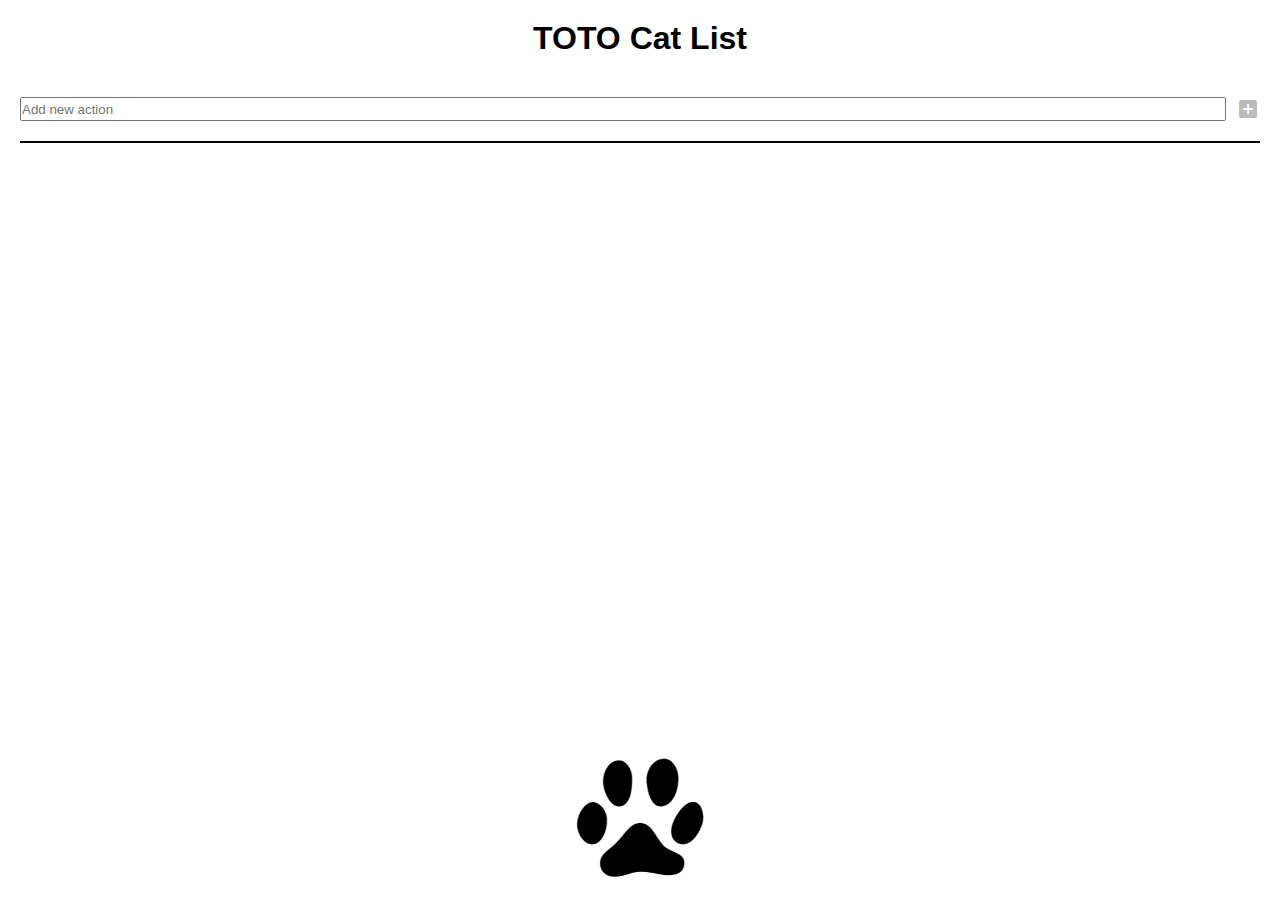
<file: FE_9_11_homework_dom/homework/index.html>
<!DOCTYPE html>
<html lang="en">
<head>
  <meta charset="UTF-8">
  <title>Homework 11 - TODO Cat List</title>
  <link rel="stylesheet" href="./assets/material-icons/material-icons.css">
  <link rel="stylesheet" href="./assets/styles.css">
</head>
<body>
   <div id="root">
        <header id="list-header">
            <h1>TOTO Cat List</h1>            
        </header>
<section>
    <div class="to-do-container">
        <input class="new_action" type="text" placeholder="Add new action">
        <button class="add_new_action_btn" disabled>
            <i class="material-icons">
                add_box
            </i>
        </button>
    </div>
    <div>
        <ul class="task-list">
        </ul>
    </div>
</section>
        <footer>
            <img class = "footprint" src="assets/img/cat.png" alt="">
        </footer>
  </div>
  <script src="./src/app.js"></script>
</body>
</html>
</file>
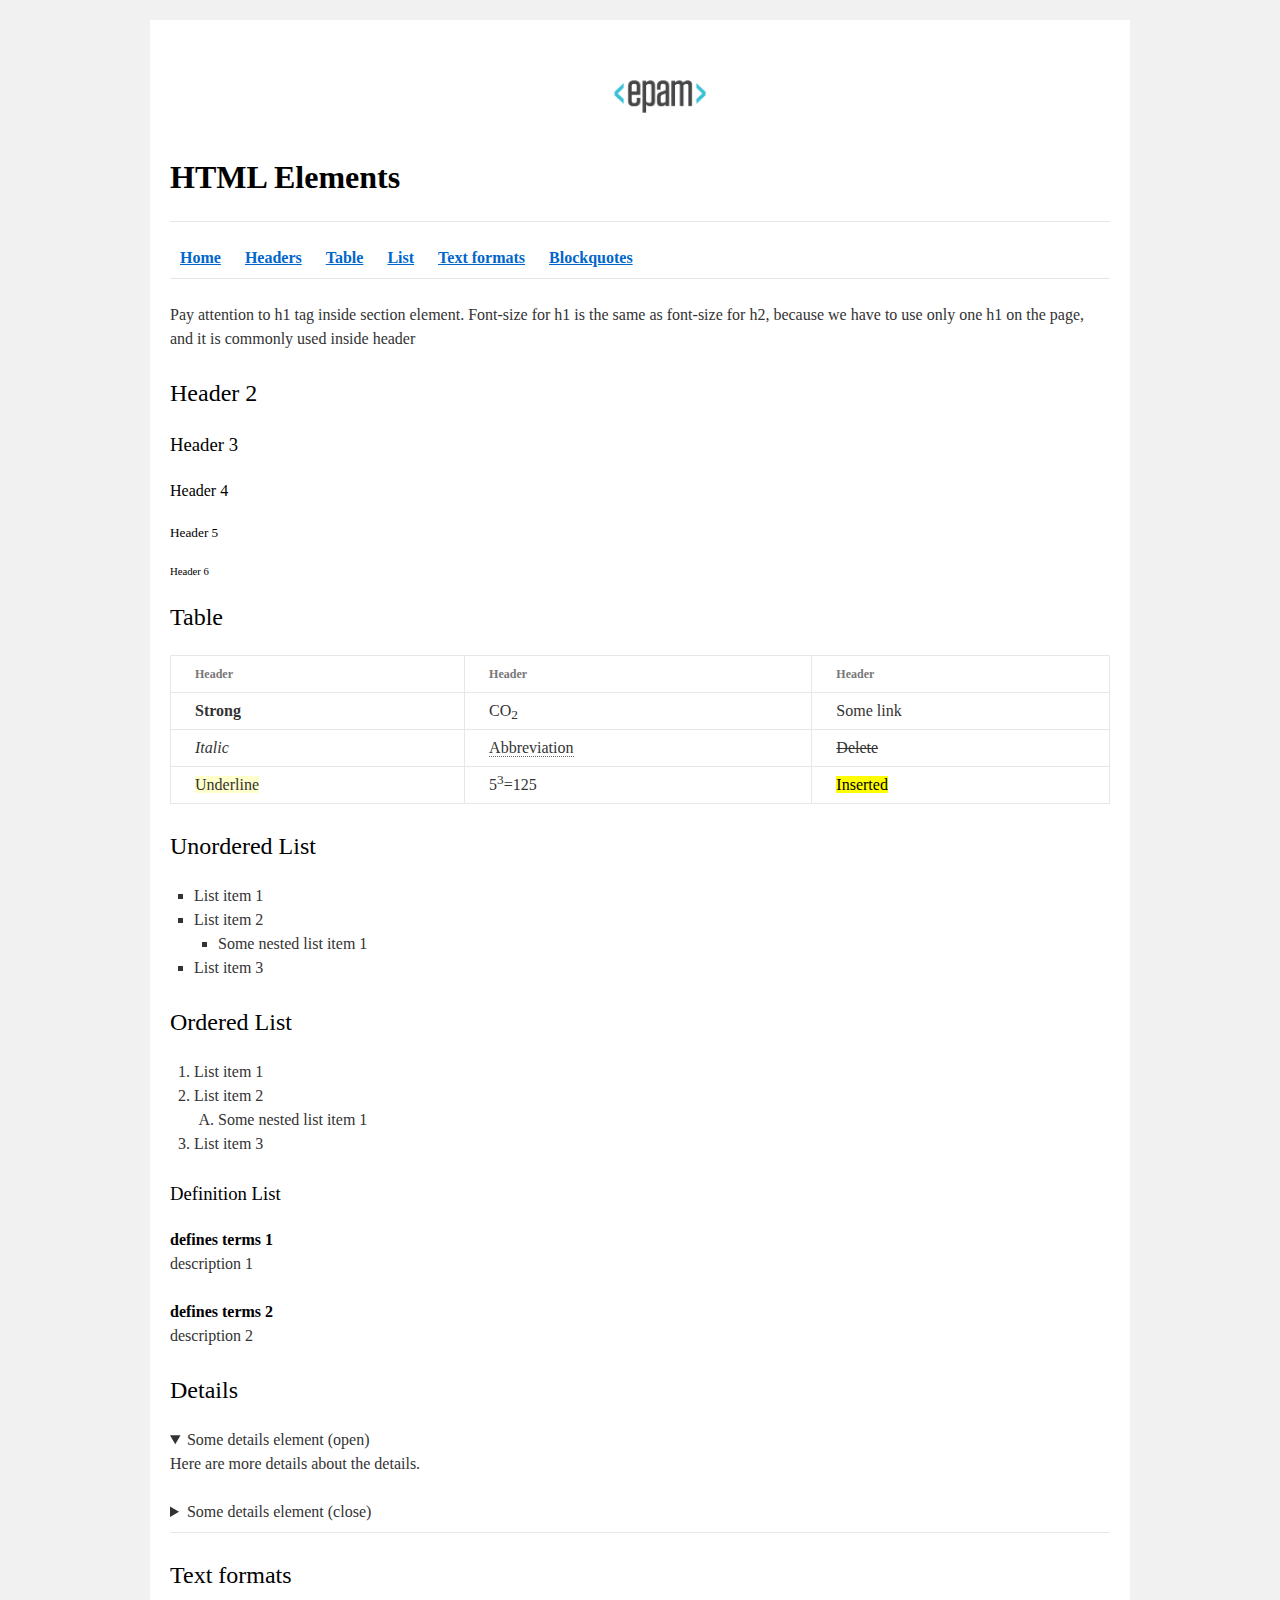
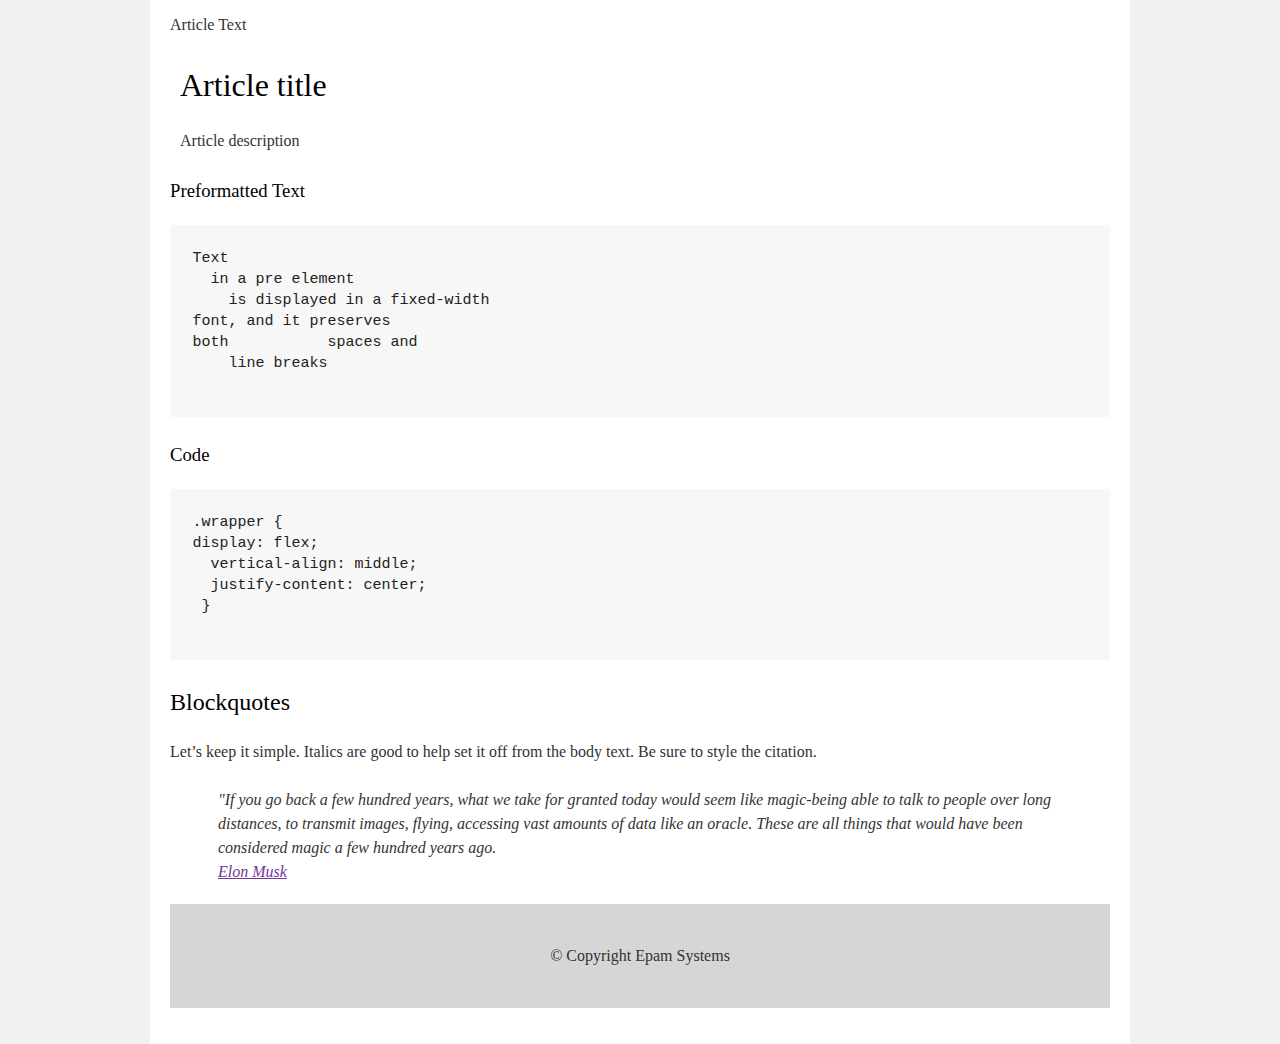
<file: FE_9_1_homework_html-basics/homework/index.html>
<!DOCTYPE html>
<html>

<head>
  <meta charset="utf-8">
  <title>HTML Basics</title>
  <link rel="stylesheet" href="style.css">
</head>

<body>
  <div id="wrapper">
    <div id="main">
      <div id="container">
        <div id="content" role="main">
          <!-- TODO: Content goes here -->
          
  <header id = "hd">
      <img src="logo.png" alt="">
      <h1><b>HTML Elements</b></h1>
      <hr>
      <nav>
         <a href="#hm"><b>Home</b></a>             
         <a href="#hd"><b>Headers</b></a>
         <a href="#tb"><b>Table</b></a>
         <a href="#ls"><b>List</b></a>
         <a href="#tf"><b>Text formats</b></a>
         <a href="#bl"><b>Blockquotes</b></a>
     </nav>
     <hr>     
  </header>
  <main id = "hm">
      <p>Pay attention to h1 tag inside section element. Font-size for h1 is the same as font-size for h2, because we have to use only one h1 on the page, and it is commonly used inside header</p>
      <h2>Header 2</h2>
      <h3>Header 3</h3>
      <h4>Header 4</h4>
      <h5>Header 5</h5>
      <h6>Header 6</h6>
      
      <h2>Table</h2>
      <table id = "tb">          
          <tr>
            <th>Header</th>
            <th>Header</th>
            <th>Header</th>
          </tr>
            <tr>
                <td><strong>Strong</strong></td>
                <td>CO<sub>2</sub></td>
                <td><a>Some link</a></td>
            </tr>
            <tr>
                <td><i>Italic</i></td>
                <td><abbr>Abbreviation</abbr></td>
                <td><del>Delete</del></td>
            </tr>
            <tr>
                <td><ins>Underline</ins></td>
                <td>5<sup>3</sup>=125</td>
                <td><mark>Inserted</mark></td>
            </tr>
      </table>
      
      <h2 id = "ls">Unordered List</h2>
      <ul>
          <li>List item 1</li>
          <li>List item 2
             <ul>
                 <li>Some nested list item 1</li>
             </ul>
          </li>
          <li>List item 3</li>
      </ul>
      
      <h2>Ordered List</h2>
      <ol>
          <li>List item 1</li>
          <li>List item 2
              <ol>
                  <li type = 'A'>Some nested list item 1</li>
              </ol>
        </li>
          <li>List item 3</li>
      </ol>
      
      <h3>Definition List</h3>
      
      <dl>
          <dt>defines terms 1</dt>
          <dd>description 1</dd>
          <dt>defines terms 2</dt>
          <dd>description 2</dd>
      </dl>
      
      <h2>Details</h2>
      <details open>
          <summary>Some details element (open)</summary>
          <p>Here are more details about the details.</p>
      </details>
       <details>
          <summary>Some details element (close)</summary>
          <p>Here are more details about the details.</p>
      </details>
      <hr>
        <h2 id = "tf">Text formats</h2>        
          <p>Article Text</p>
           <article>
               <h1>Article title</h1>
              <p>Article description</p>
            </article>
         
        <h3>Preformatted Text</h3>
           <pre>
Text
  in a pre element
    is displayed in a fixed-width
font, and it preserves
both           spaces and
    line breaks
        </pre>

          <h3>Code</h3>

            <code>
<pre>
.wrapper {
display: flex;
  vertical-align: middle;
  justify-content: center;
 }
      </pre>
              </code>
    <h2 id = "bl">Blockquotes</h2>
    <p>Let’s keep it simple. Italics are good to help set it off from the body text. Be sure to style the citation.</p>
    <blockquote>
          "If you go back a few hundred years, what we take for granted today would seem like magic-being able to talk to people over long distances, to transmit images, flying, accessing vast amounts of data like an oracle. These are all things that would have been considered magic a few hundred years ago.<br>
    <a href="">Elon Musk</a>
    </blockquote>
        
    
  </main>
  <footer>© Copyright Epam Systems</footer>        
   
       
        </div>
      </div>
    </div>
  </div>
</body>

</html>
</file>
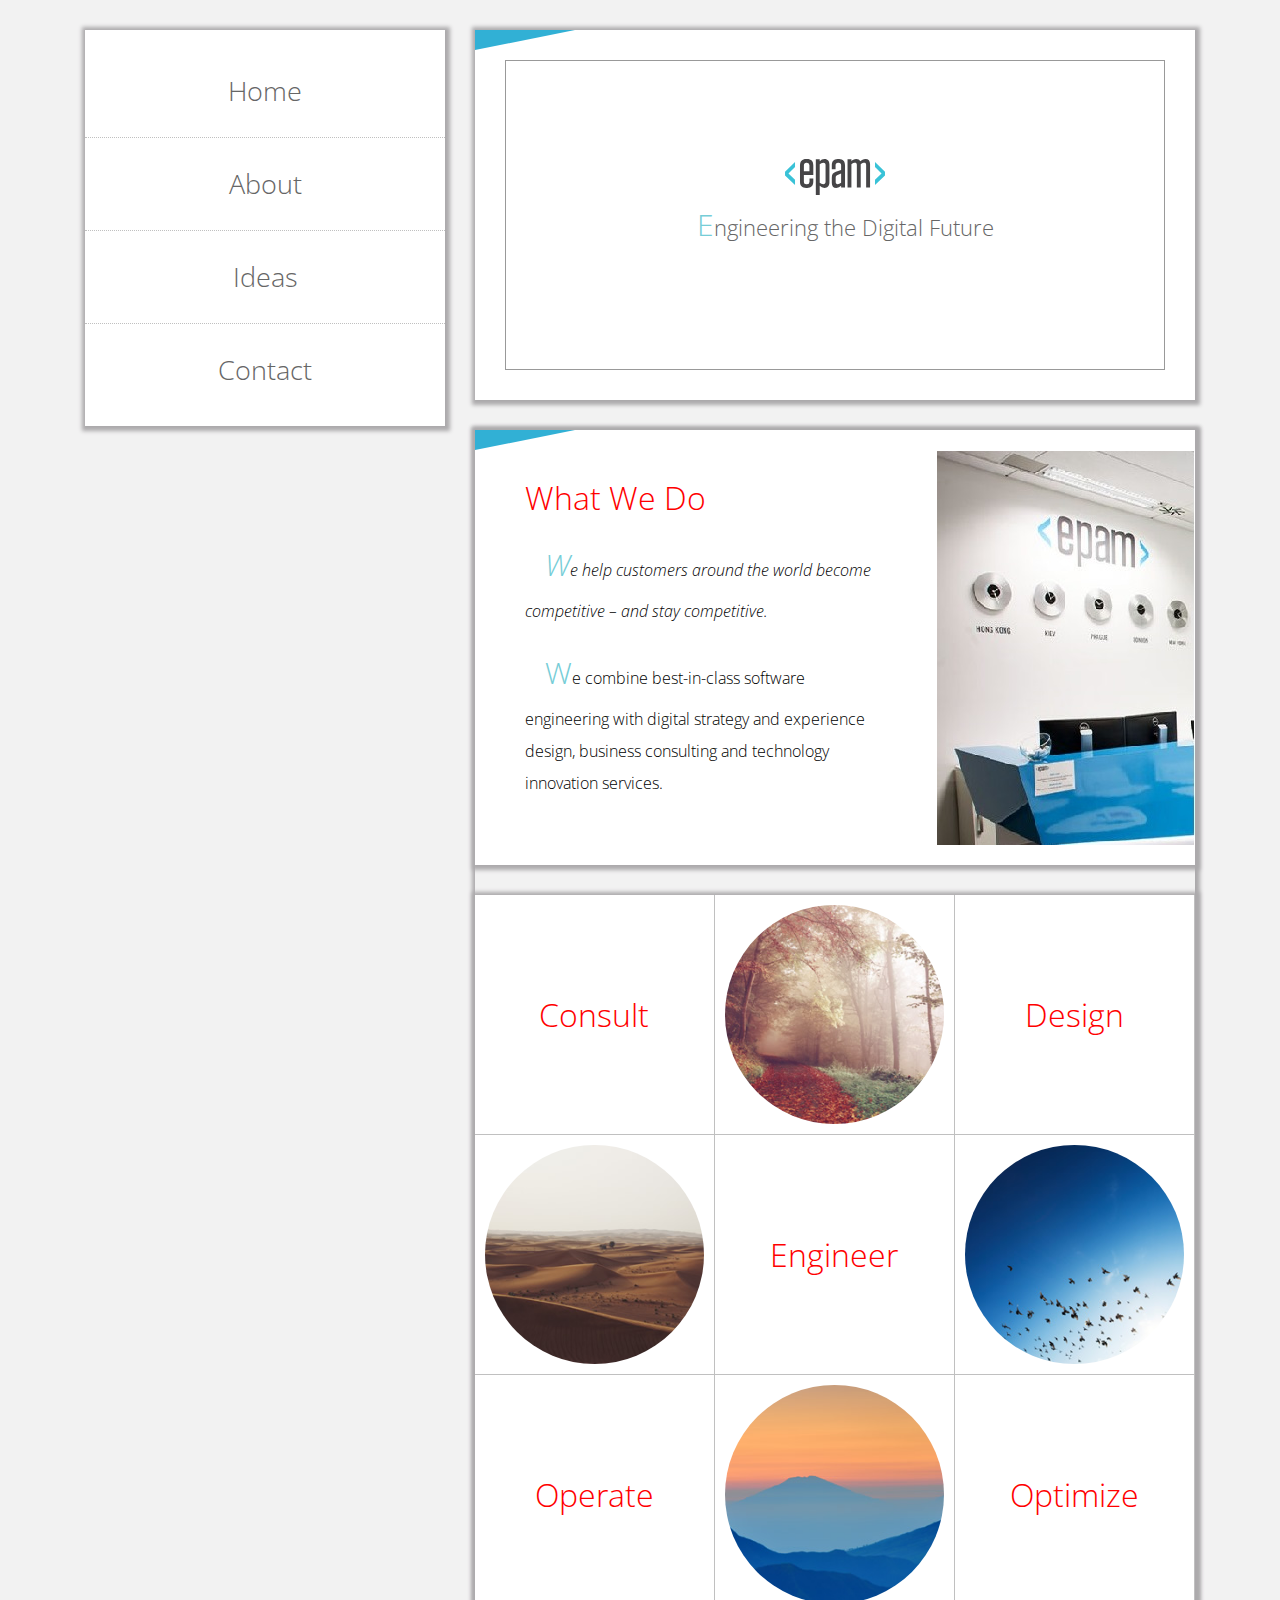
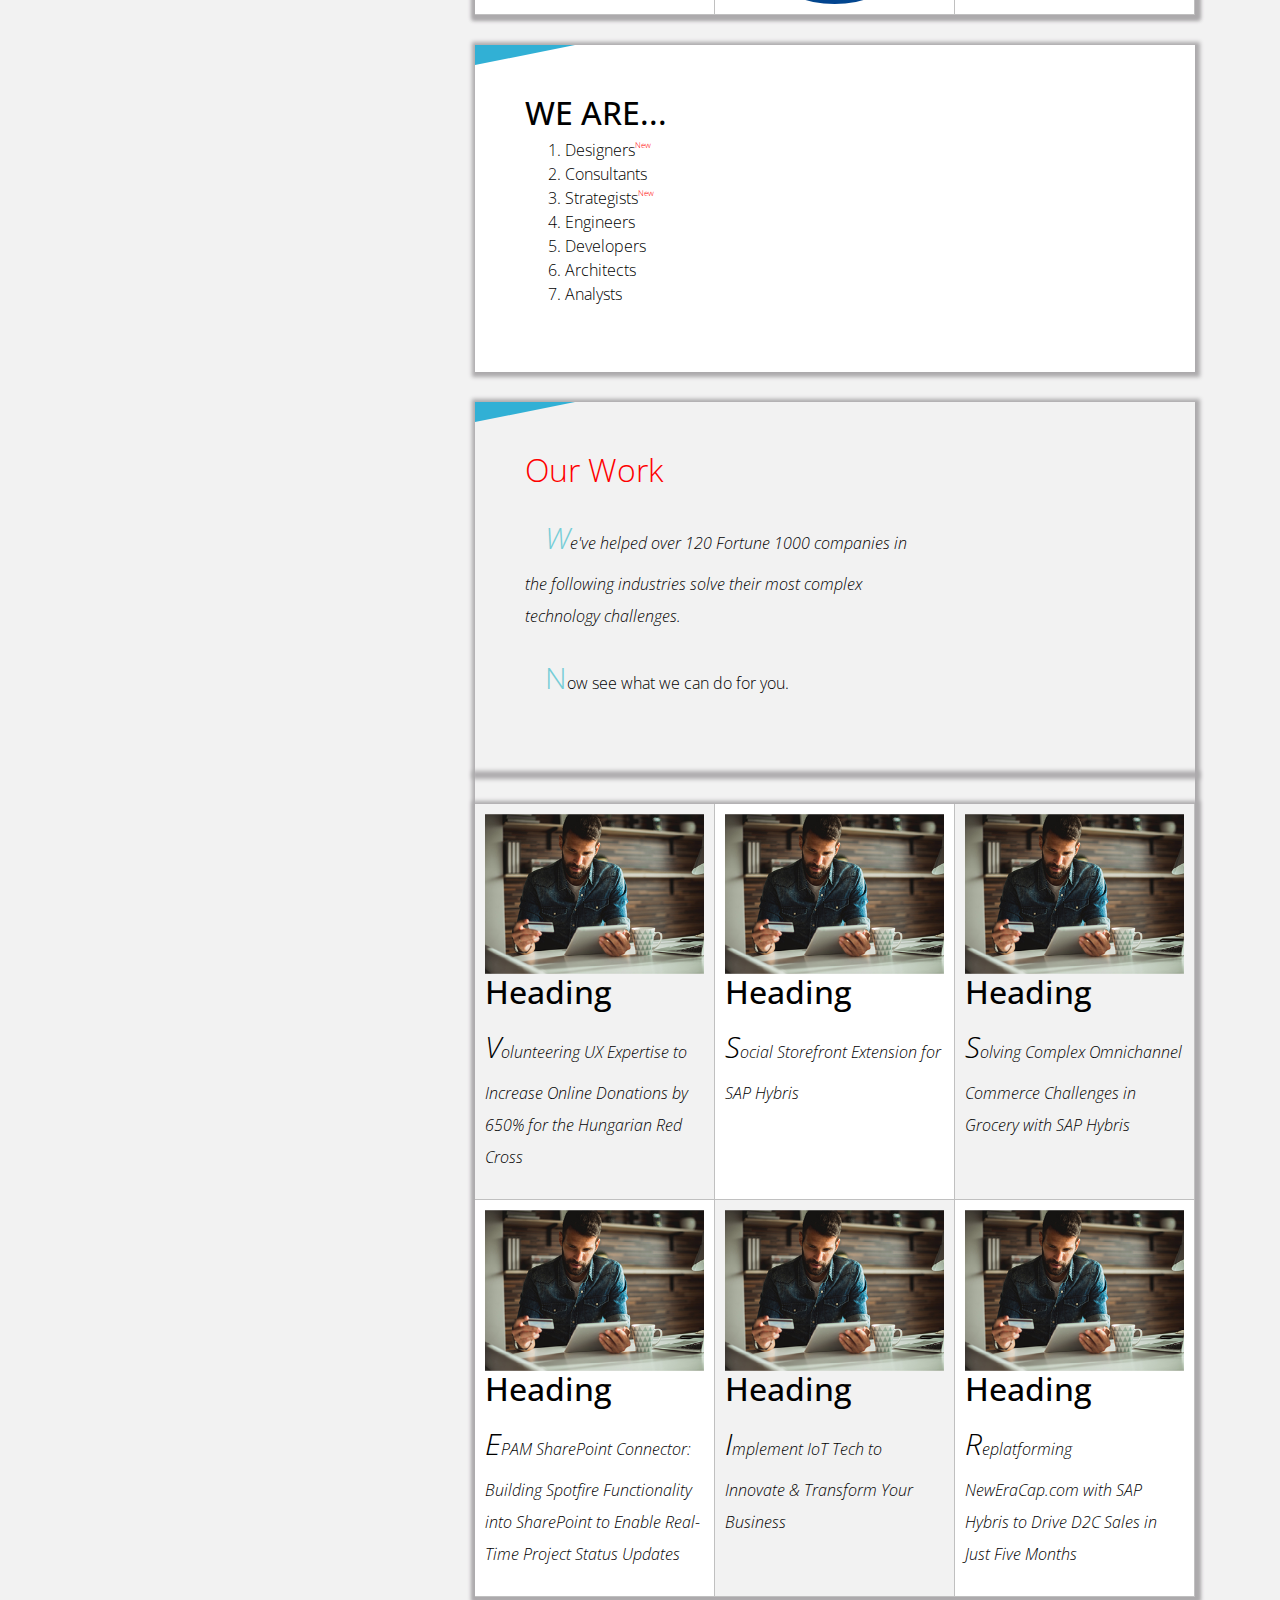
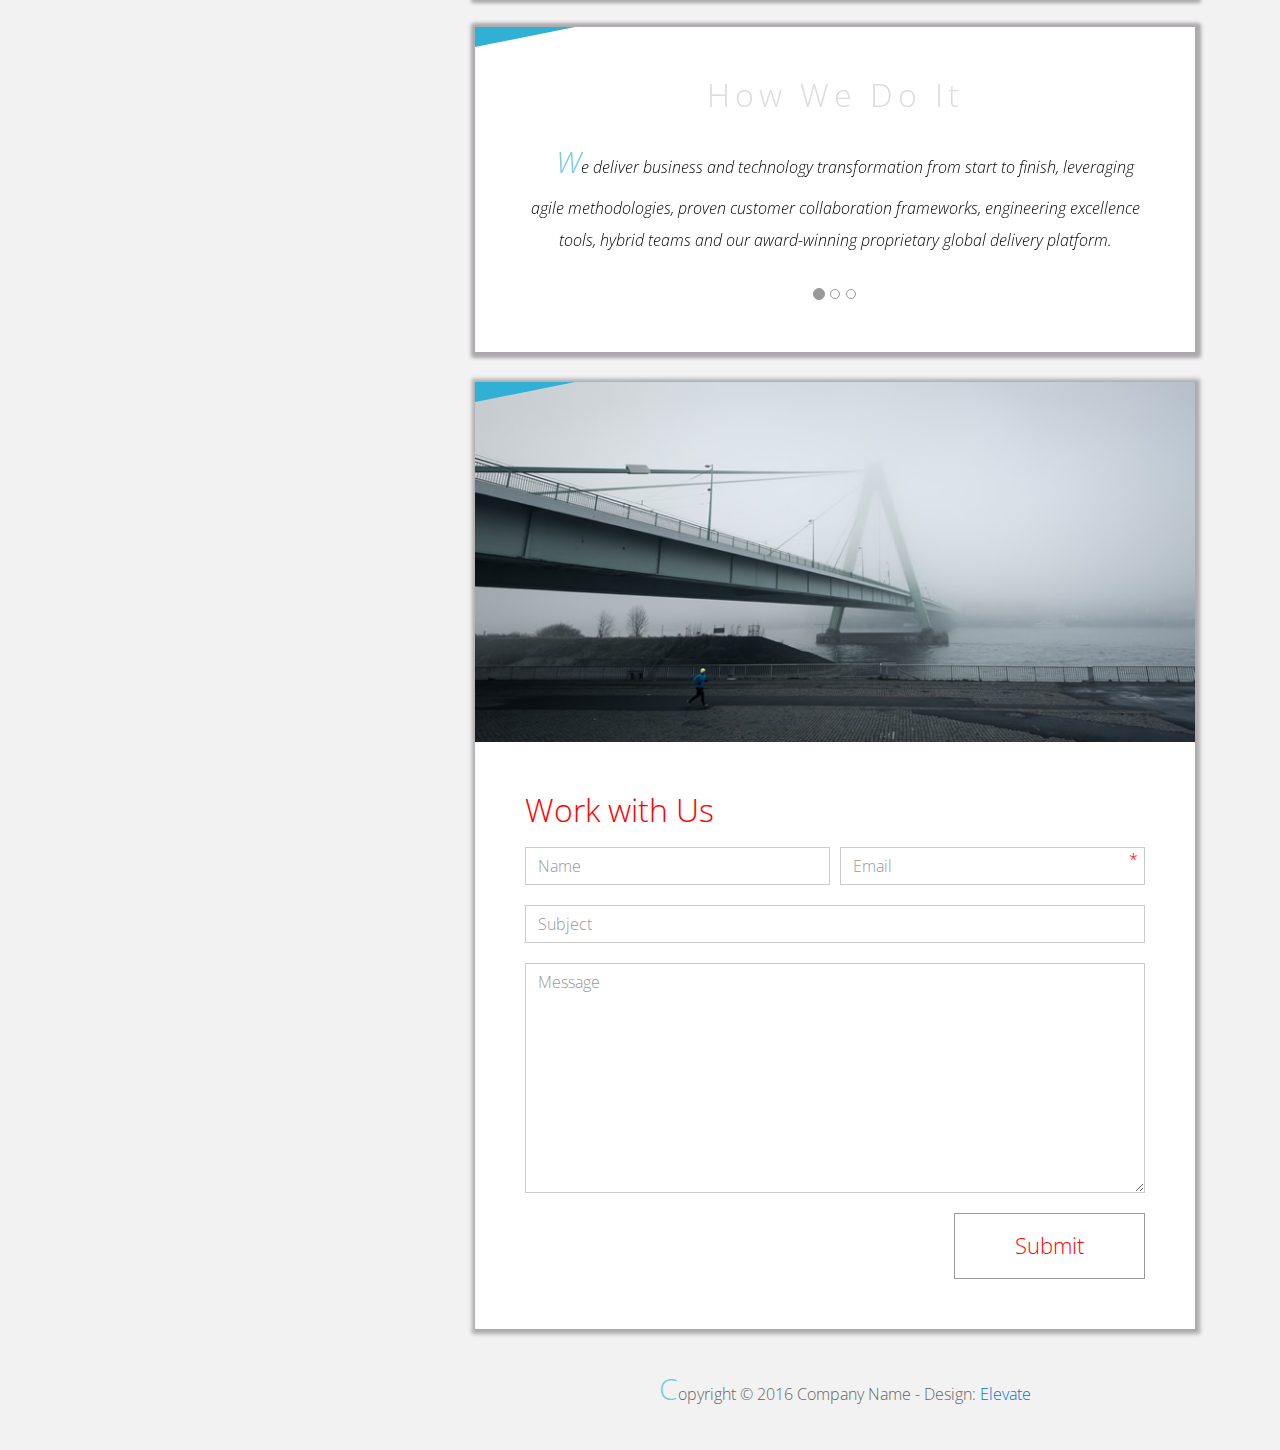
<file: FE_9_2_homework_css-basics/homework/index.html>
<!DOCTYPE html>
<html lang="en">
<head>
  <meta charset="utf-8">
  <meta http-equiv="X-UA-Compatible" content="IE=edge">
  <meta name="viewport" content="width=device-width, initial-scale=1">

  <title>CSS Basic HW</title>



  <!-- load stylesheets -->
  <link rel="stylesheet" href="http://fonts.googleapis.com/css?family=Open+Sans:300,400">
  <!-- Google web font "Open Sans" -->
  <link rel="stylesheet" href="css/bootstrap.min.css">
  <!-- Bootstrap style -->
  <link rel="stylesheet" href="css/general.css">
  <link rel="stylesheet" href="css/style.css">
  <!-- Templatemo style -->
</head>

<body>
<div class="container">

  <div class="tm-sidebar">
    <nav class="tm-main-nav">
      <ul>
        <li class="tm-nav-item"><a href="#home" class="tm-nav-item-link">Home</a></li>
        <li class="tm-nav-item"><a href="#about" class="tm-nav-item-link">About</a></li>
        <li class="tm-nav-item"><a href="#ideas" class="tm-nav-item-link">Ideas</a></li>
        <li class="tm-nav-item"><a href="#contact" class="tm-nav-item-link">Contact</a></li>
      </ul>
    </nav>
  </div>

  <div class="tm-main-content">

    <div id="home" class="tm-content-box margin-b-10">
      <div class="tm-banner">
        <div class="tm-banner-inner">
          <img src="img/EPAM_logo.svg" width="100" alt="">
          <p class="tm-banner-text">Engineering the Digital Future</p>
        </div>
      </div>
    </div>

    <section>
      <div class="tm-content-box flex-2-col">

        <div class="pad flex-item tm-team-description-container">
          <h2 class="tm-section-title">What We Do</h2>
          <p class="tm-section-description">We help customers around the world become competitive – and stay competitive.</p>
          <p class="tm-section-description"> We combine best-in-class software engineering with digital strategy and experience design, business consulting and technology innovation services.</p>
        </div>
        <div class="flex-item">
          <img src="img/image.jpg" alt="">
        </div>
        

      </div>
      <div id="about" class="tm-content-box">

        <ul class="boxes gallery-container">
          <li class="box box-bg">
            <h2 class="tm-section-title tm-section-title-box tm-box-bg-title">Consult</h2>
          </li>
          <li class="box">
            <a href="img/idea-large-01.jpg"><img src="img/idea-01.jpg" alt="Image"
                                                 class="img-fluid thumbnail"></a>
          </li>
          <li class="box box-bg">
            <h2 class="tm-section-title tm-section-title-box tm-box-bg-title">Design</h2>
          </li>
          <li class="box">
            <a href="img/idea-large-02.jpg"><img src="img/idea-02.jpg" alt="Image"
                                                 class="img-fluid thumbnail"></a>
          </li>
          <li class="box box-bg">
            <h2 class="tm-section-title tm-section-title-box tm-box-bg-title">Engineer</h2>
          </li>
          <li class="box">
            <a href="img/idea-large-03.jpg"><img src="img/idea-03.jpg" alt="Image"
                                                 class="img-fluid thumbnail"></a>
          </li>
          <li class="box box-bg">
            <h2 class="tm-section-title tm-section-title-box tm-box-bg-title">Operate</h2>
          </li>
          <li class="box">
            <a href="img/idea-large-04.jpg"><img src="img/idea-04.jpg" alt="Image"
                                                 class="img-fluid thumbnail"></a>
          </li>
          <li class="box box-bg">
            <h2 class="tm-section-title tm-section-title-box tm-box-bg-title">Optimize</h2>
          </li>
        </ul>

      </div>

    </section>

    <!-- slider -->
    <section class="heading tm-content-box">
      <div class="pad">
        <h2> WE ARE...</h2>
        <ol>
          <li><a href="index.html" class="text">Designers</a></li>
          <li><a href="index.html">Consultants</a></li>
          <li><a href="#" class="text">Strategists</a></li>
          <li><a href="#">Engineers</a></li>
          <li><a href="#">Developers</a></li>
          <li><a href="#">Architects</a></li>
          <li><a href="#">Analysts</a></li>
        </ol>
      </div>
    </section>

    <section class="blocks">
       <div class="pad flex-item tm-team-description-container">
          <h2 class="tm-section-title">Our Work</h2>
          <p class="tm-section-description">We've helped over 120 Fortune 1000 companies in the following industries solve their most complex technology challenges. </p>
          <p class="tm-section-description"> Now see what we can do for you.</p>
        </div>
      <div class="tm-content-box flex-2-col">
      </div>
      <div  class="tm-content-box">
        <ul class="boxes gallery-container">
          <li class="box">
            <img src="img/image-1.jpg" alt="Image" class="img-fluid">
            <div>
              <h2>Heading</h2>
              <p>Volunteering UX Expertise to Increase Online Donations by 650% for the Hungarian Red Cross</p>
            </div>
          </li>
          <li class="box">
            <img src="img/image-1.jpg" alt="Image" class="img-fluid">
            <div>
              <h2>Heading</h2>
              <p>Social Storefront Extension for SAP Hybris</p>
            </div>
          </li>
          <li class="box">
            <img src="img/image-1.jpg" alt="Image" class="img-fluid">
            <div>
              <h2>Heading</h2>
              <p>Solving Complex Omnichannel Commerce Challenges in Grocery with SAP Hybris</p>
            </div>
          </li>
          <li class="box">
            <img src="img/image-1.jpg" alt="Image" class="img-fluid">
            <div>
              <h2>Heading</h2>
              <p>EPAM SharePoint Connector: Building Spotfire Functionality into SharePoint to Enable Real-Time Project Status Updates</p>
            </div>
          </li>
          <li class="box">
            <img src="img/image-1.jpg" alt="Image" class="img-fluid">
            <div>
              <h2>Heading</h2>
              <p>Implement IoT Tech to Innovate &amp; Transform Your Business</p>
            </div>
          </li>
          <li class="box">
            <img src="img/image-1.jpg" alt="Image" class="img-fluid">
            <div>
              <h2>Heading</h2>
              <p>Replatforming NewEraCap.com with SAP Hybris to Drive D2C Sales in Just Five Months</p>
            </div>
          </li>
        </ul>

      </div>
    </section>

    <section id="ideas">
      <div id="tmCarousel" class="carousel slide tm-content-box" data-ride="carousel">

        <ol class="carousel-indicators">
          <li data-target="#tmCarousel" data-slide-to="0" class="active"></li>
          <li data-target="#tmCarousel" data-slide-to="1" class=""></li>
          <li data-target="#tmCarousel" data-slide-to="2" class=""></li>
        </ol>

        <div class="carousel-inner" role="listbox">

          <div class="carousel-item active">
            <div class="carousel-content">
              <div class="flex-item">
                <h2 class="tm-section-title">How We Do It</h2>
                <p class="tm-section-description carousel-description">We deliver business and technology transformation from start to finish, leveraging agile methodologies, proven customer collaboration frameworks, engineering excellence tools, hybrid teams and our award-winning proprietary global delivery platform.</p>
              </div>
            </div>
          </div>

          <div class="carousel-item">
            <div class="carousel-content">
              <div class="flex-item">
                <h2 class="tm-section-title">Our Clients</h2>
                <p class="tm-section-description carousel-description">Lorem ipsum dolor sit amet,
                  consectetur adipiscing elit. Quisque vel nisi pharetra nibh varius pharetra ac
                  sagittis nisi. Etiam pharetra vestibulum hendrerit. Pellentesque interdum metus
                  sed massa rutrum.</p>
              </div>
            </div>
          </div>

          <div class="carousel-item">
            <div class="carousel-content">
              <div class="flex-item">
                <h2 class="tm-section-title">Our Projects</h2>
                <p class="tm-section-description carousel-description">Donec ex libero, fringilla
                  vitae purus sit amet, rhoncus pharetra lorem. Pellentesque id sem id lacus
                  ultricies vehicula. Aliquam rutrum mi non. Pellentesque interdum metus sed massa
                  rutrum.</p>
              </div>
            </div>
          </div>

        </div>

      </div>
    </section>

    <section class="tm-content-box">
      <img src="img/contact.jpg" alt="Contact image" class="img-fluid">

      <div id="contact" class="pad">
        <h2 class="tm-section-title">Work with Us</h2>
        <form action="#contact" method="get" class="contact-form">

          <div class="form-group col-xs-12 col-sm-12 col-md-6 col-lg-6 form-group-2-col-left">
            <input type="text" id="contact_name" name="contact_name" class="form-control"
                   placeholder="Name" required/>
          </div>
          <div class="form-group col-xs-12 col-sm-12 col-md-6 col-lg-6 form-group-2-col-right mandatory-field">
            <input type="email" id="contact_email" name="contact_email" class="form-control"
                   placeholder="Email" required/>
          </div>
          <div class="form-group">
            <input type="text" id="contact_subject" name="contact_subject" class="form-control"
                   placeholder="Subject" required/>
          </div>
          <div class="form-group">
            <textarea id="contact_message" name="contact_message" class="form-control" rows="9"
                      placeholder="Message" required></textarea>
          </div>

          <button type="submit" class="btn btn-primary submit-btn">Submit</button>

        </form>
      </div>
    </section>

    <footer class="tm-footer">
      <p class="text-xs-center">Copyright &copy; 2016 Company Name

        - Design: <a rel="nofollow" href="http://www.templatemo.com/tm-481-elevate"
                     target="_parent">Elevate</a></p>
    </footer>

  </div>

</div>

</body>
</html>
</file>
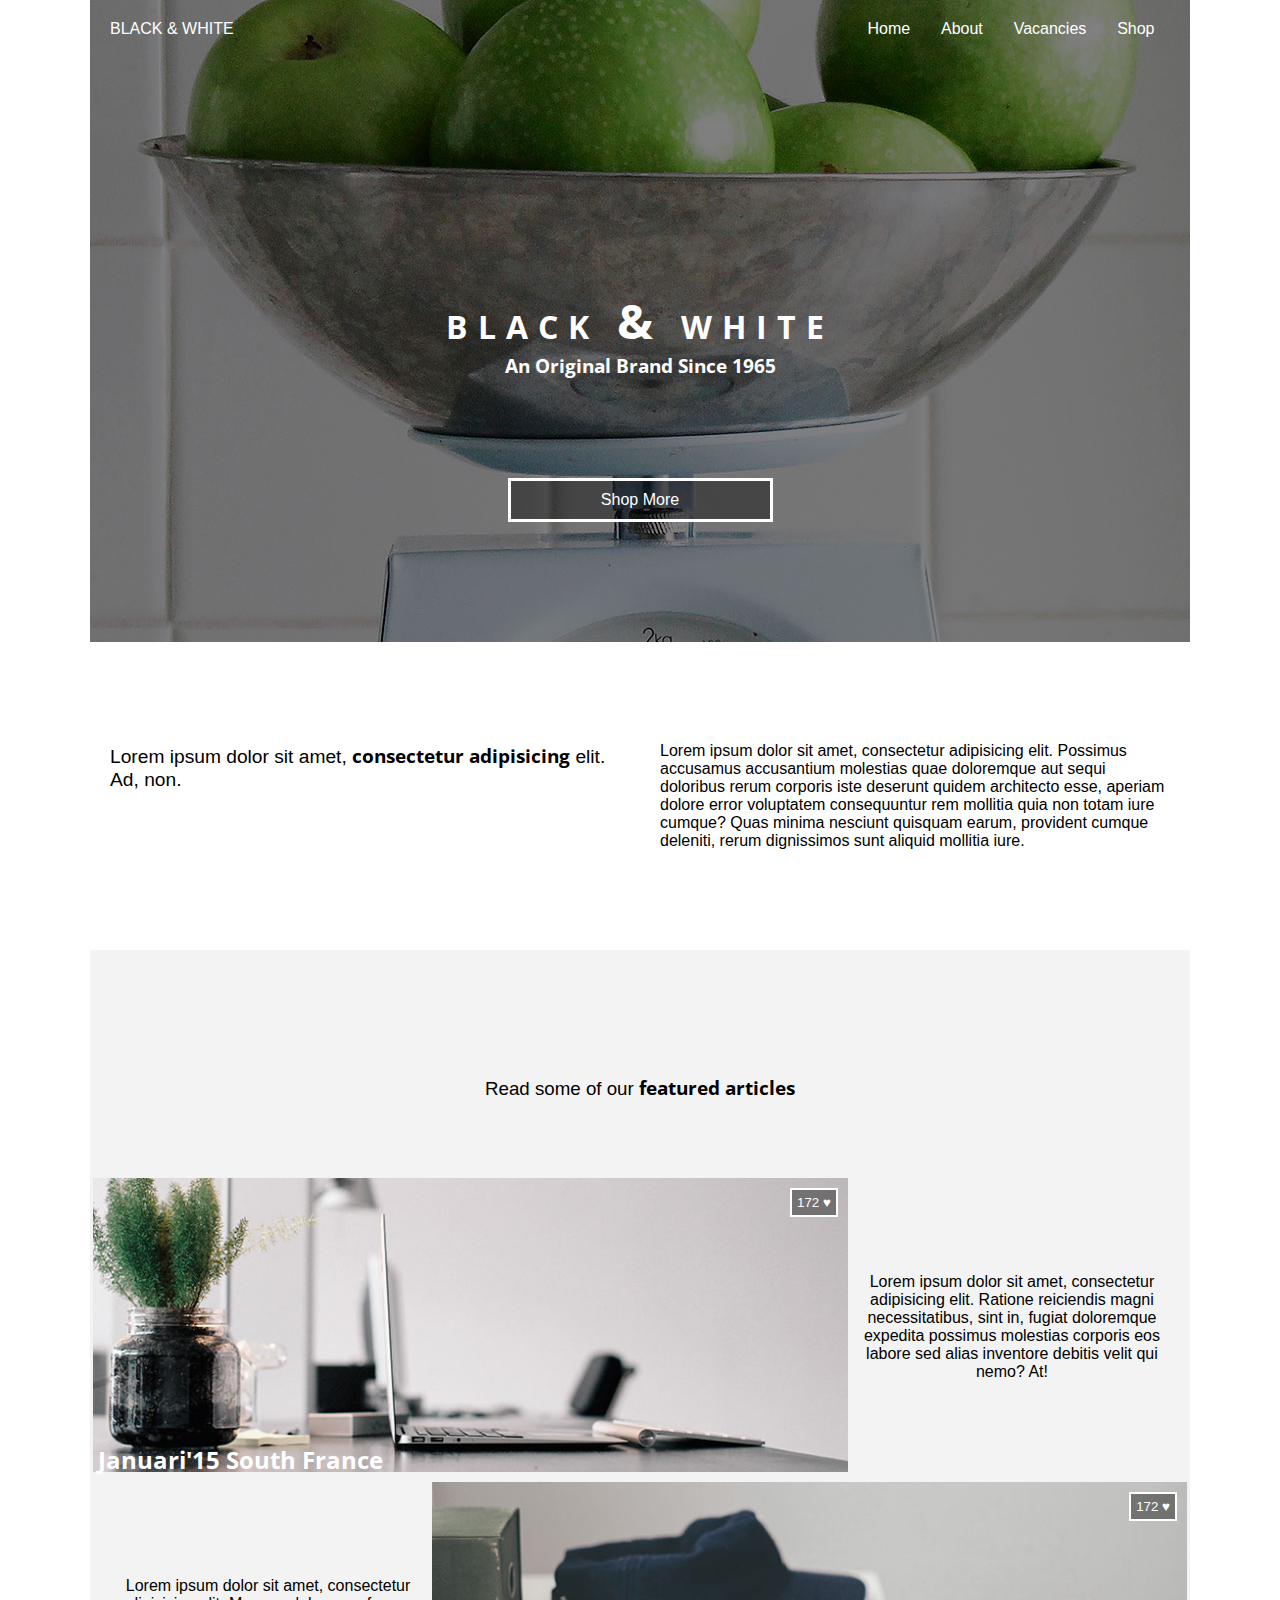
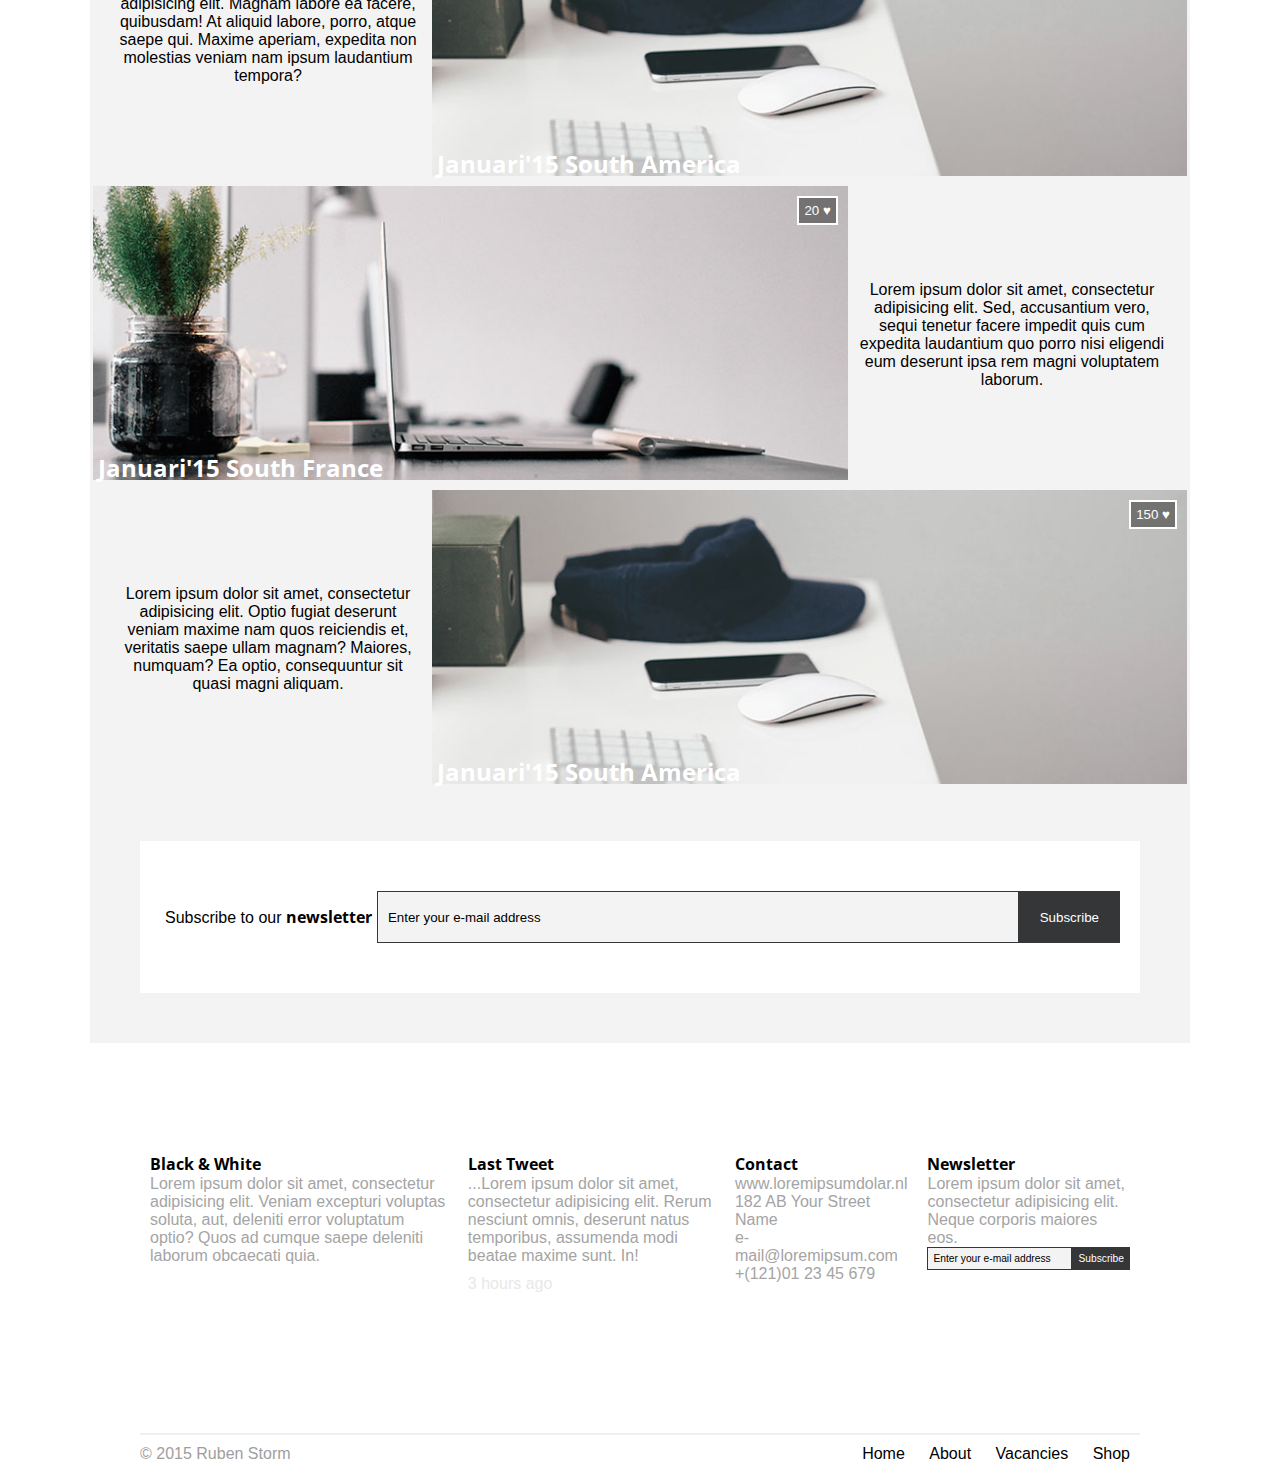
<file: FE_9_4_homework_css-layouts/homework/index.html>
<!DOCTYPE html>
<html lang="en">

<head>
    <meta charset="UTF-8">
    <meta name="viewport" content="width=device-width, initial-scale=1.0">
    <meta http-equiv="X-UA-Compatible" content="ie=edge">
    <title>CSS Layouts</title>
    <link rel="stylesheet" type="text/css" href="css/style.css">
    <link href="https://fonts.googleapis.com/css?family=Open+Sans" rel="stylesheet preload">
     </head>

<body>
    <!-- Your code goes here -->
    <header>
        <div class="logo">
            <p>BLACK & WHITE</p>
        </div>
        <nav> <a role="button" href="" >Home</a> <a role="button" href="" >About</a> <a role="button" href="" >Vacancies</a> <a role="button" href="">Shop</a> </nav>
        <div class="show_more">
            <h1>BLACK <span>&</span> WHITE</h1>
            <h3> An Original Brand Since 1965</h3>
             <a role="button" href="" >Shop More</a>
        </div>
    </header>
    <section class="some_section">
        <div class="item">
            <p>Lorem ipsum dolor sit amet, <span>consectetur adipisicing</span> elit. Ad, non.</p>
        </div>
        <div class="item">
            <p>Lorem ipsum dolor sit amet, consectetur adipisicing elit. Possimus accusamus accusantium molestias quae doloremque aut sequi doloribus rerum corporis iste deserunt quidem architecto esse, aperiam dolore error voluptatem consequuntur rem mollitia quia non totam iure cumque? Quas minima nesciunt quisquam earum, provident cumque deleniti, rerum dignissimos sunt aliquid mollitia iure.</p>
        </div>
    </section>
    <section class="post_section">
        <h3>Read some of our <strong>featured articles</strong></h3>
        <div class="post-list">
            <article>
                <div class="post_img">
                    <button type="button">172 &#9829;</button> <img src="img/sample.jpg" alt="">
                    <h2>Januari'15 South France</h2> </div>
                <div class="post">
                    <p>Lorem ipsum dolor sit amet, consectetur adipisicing elit. Ratione reiciendis magni necessitatibus, sint in, fugiat doloremque expedita possimus molestias corporis eos labore sed alias inventore debitis velit qui nemo? At!</p>
                </div>
            </article>
            <article>
                <div class="post_img">
                    <button type="button">172 &#9829;</button> <img src="img/sample3.jpg" alt="">
                    <h2>Januari'15 South America</h2> </div>
                <div class="post">
                    <p>Lorem ipsum dolor sit amet, consectetur adipisicing elit. Magnam labore ea facere, quibusdam! At aliquid labore, porro, atque saepe qui. Maxime aperiam, expedita non molestias veniam nam ipsum laudantium tempora?</p>
                </div>
            </article>
            <article>
                <div class="post_img"> <img src="img/sample.jpg" alt="">
                    <button type="button">20 &#9829;</button>
                    <h2>Januari'15 South France</h2> </div>
                <div class="post">
                    <p>Lorem ipsum dolor sit amet, consectetur adipisicing elit. Sed, accusantium vero, sequi tenetur facere impedit quis cum expedita laudantium quo porro nisi eligendi eum deserunt ipsa rem magni voluptatem laborum.</p>
                </div>
            </article>
            <article>
                <div class="post_img">
                    <button type="button">150 &#9829;</button> <img src="img/sample3.jpg" alt="">
                    <h2>Januari'15 South America</h2> </div>
                <div class="post">
                    <p>Lorem ipsum dolor sit amet, consectetur adipisicing elit. Optio fugiat deserunt veniam maxime nam quos reiciendis et, veritatis saepe ullam magnam? Maiores, numquam? Ea optio, consequuntur sit quasi magni aliquam.</p>
                </div>
            </article>
        </div>
    </section>
    <section class="subscribe">
        <form >
            <p>Subscribe to our   <strong> newsletter</strong></p>
            <input type="email" placeholder="Enter your e-mail address" >
            <input type="submit" value="Subscribe">
        </form>
    </section>
    <section class="last_section">
        <div class= "col">
            <h4>Black & White</h4>
            <p>Lorem ipsum dolor sit amet, consectetur adipisicing elit. Veniam excepturi voluptas soluta, aut, deleniti error voluptatum optio? Quos ad cumque saepe deleniti laborum obcaecati quia.</p>
        </div>
        <div class= "col">
            <h4>Last Tweet</h4>
            <p>...Lorem ipsum dolor sit amet, consectetur adipisicing elit. Rerum nesciunt omnis, deserunt natus temporibus, assumenda modi beatae maxime sunt. In!</p>
            <p class="time"> 3 hours ago</p>
        </div>
        
        <div class= "col">
            <h4>Contact</h4>
            <p>www.loremipsumdolar.nl <br> 182 AB Your Street Name <br>e-mail@loremipsum.com<br>
            +(121)01 23 45 679</p>
        </div>
        <div class= "col">
            <h4>Newsletter</h4>
            <p>Lorem ipsum dolor sit amet, consectetur adipisicing elit. Neque corporis maiores eos.</p>
            <form >
            
            <input type="email" placeholder="Enter your e-mail address" >
            <input type="submit" value="Subscribe">
        </form>
        </div>
    </section>
    
    <footer>
              <hr>
              <p>&#169; 2015 Ruben Storm</p>
              <nav> <a role="button" href="">Home</a> <a role="button" href="" >About</a> <a role="button" href="" >Vacancies</a> <a role="button" href="" >Shop</a> </nav>
              </footer>
</body>

</html>
</file>
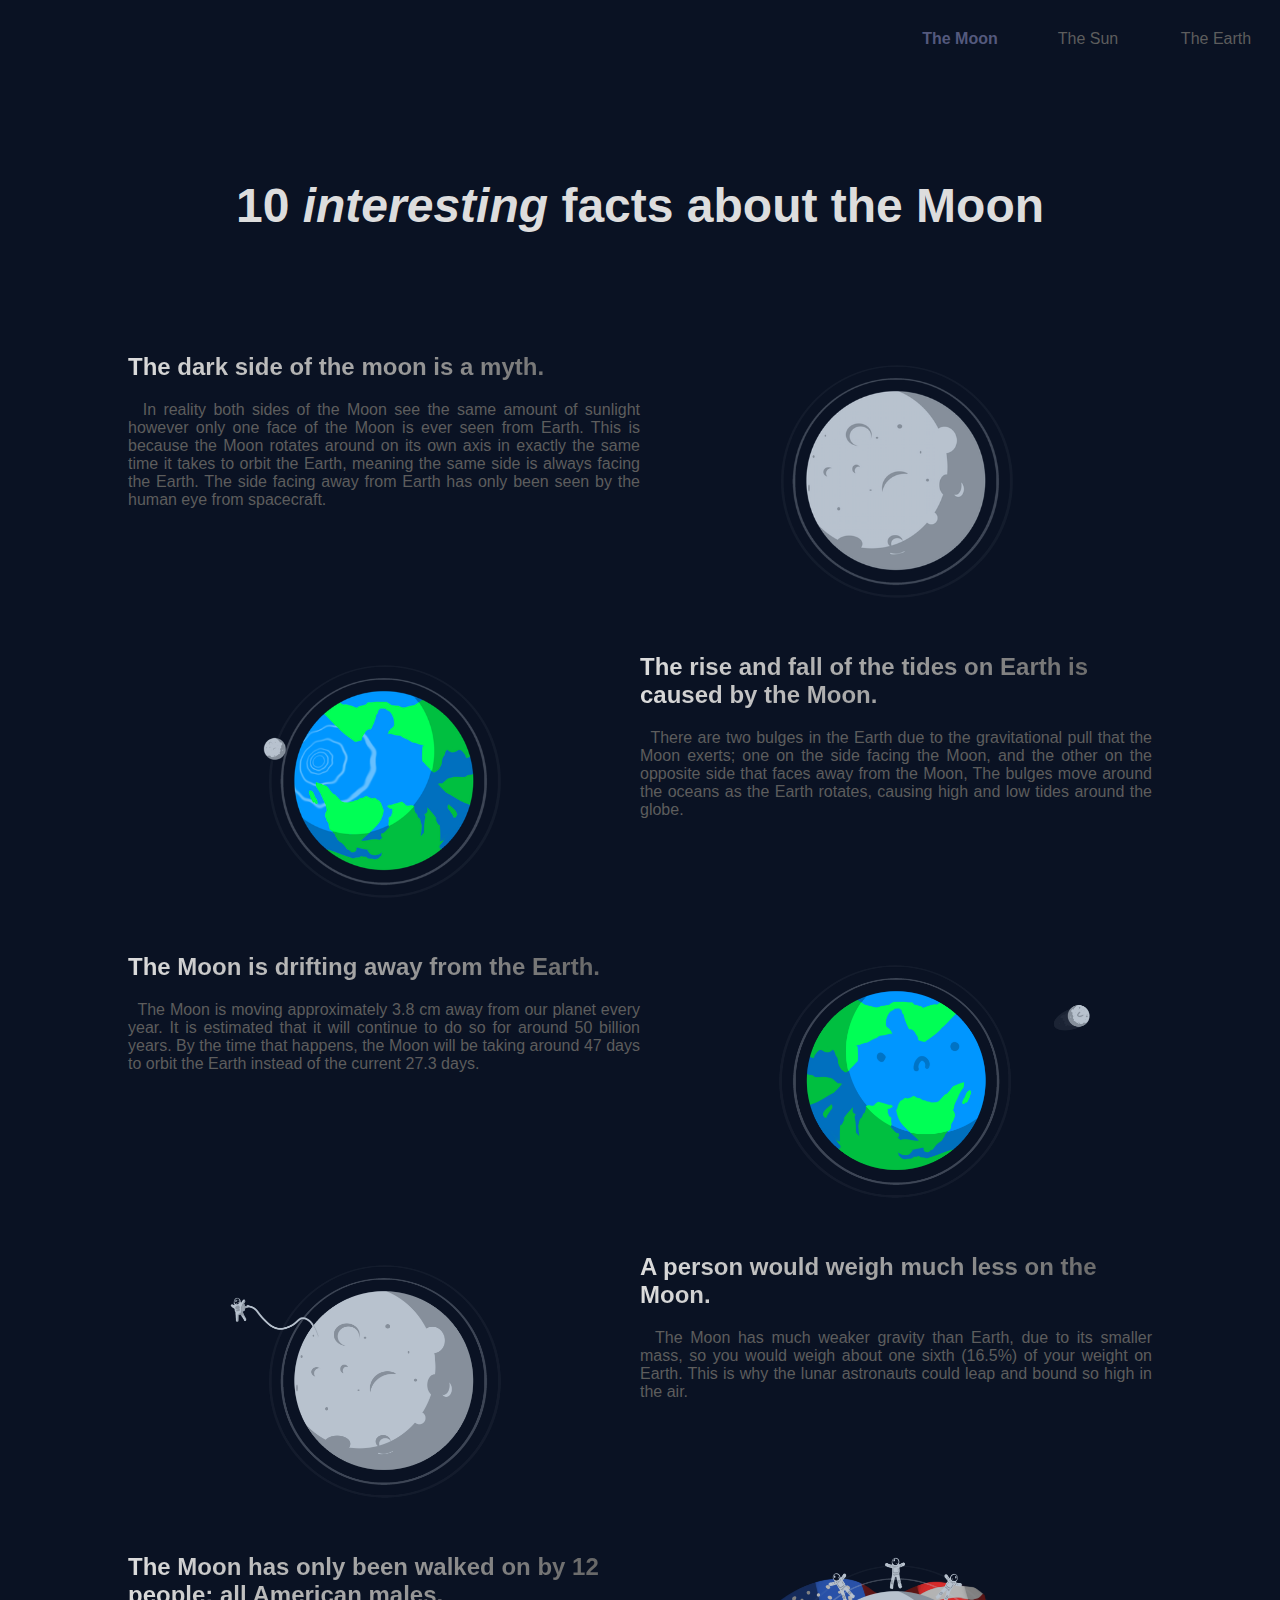
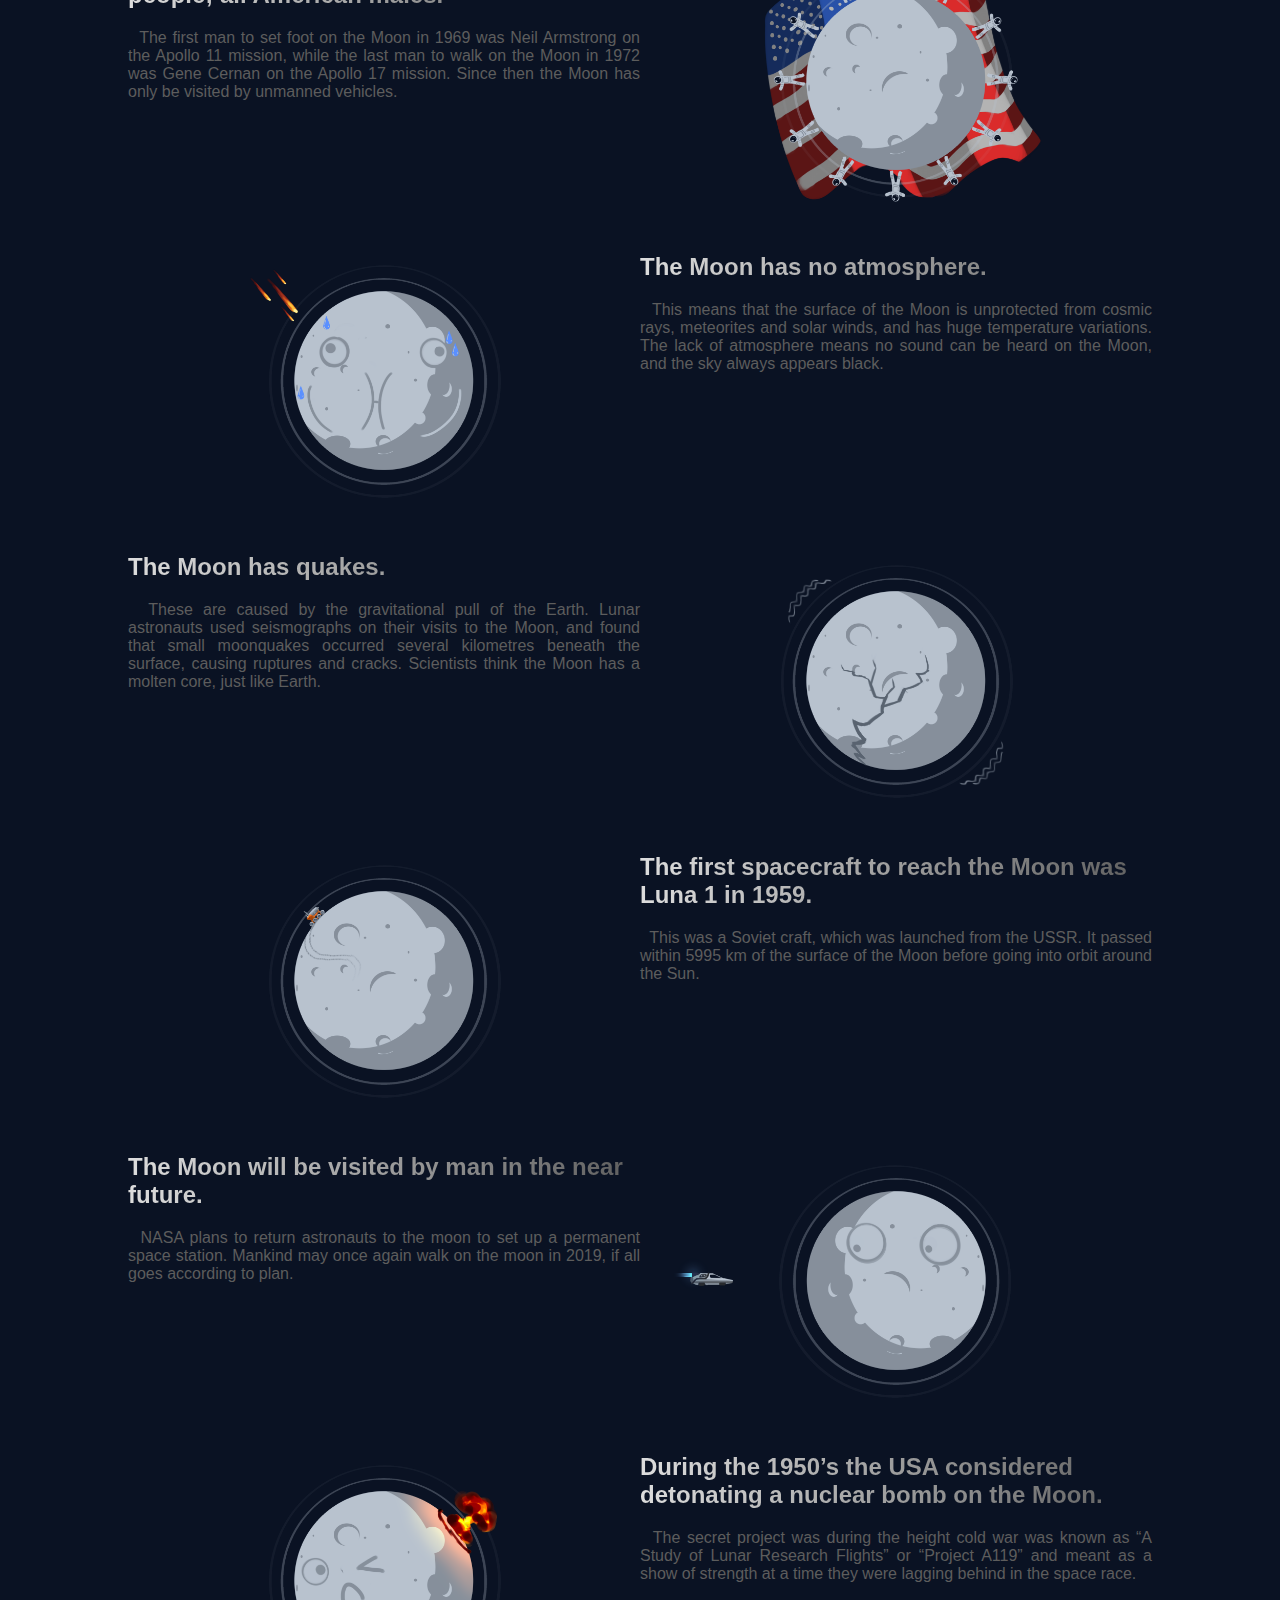
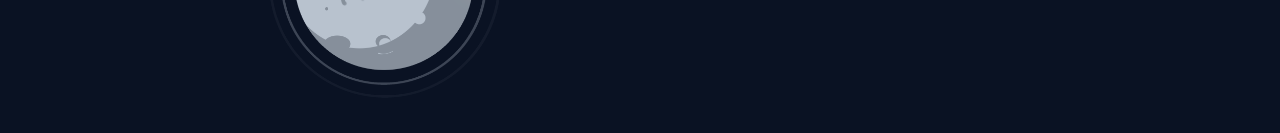
<file: FE_9_5_homework_responsive/homework/src/index.html>
<!DOCTYPE html>
<html lang="en">
<head>
  <meta charset="UTF-8">
  <meta name="viewport" content="width=device-width, initial-scale=1.0">
  <meta http-equiv="X-UA-Compatible" content="ie=edge">
  <link rel="stylesheet" href="styles.css">
  <title>Responsive</title>
</head>
<body id="home">
<header id="page_top">
    <nav>
        <ul>
            <li><a class="nav_link active" role="button" href="#moon" tabindex="1">The Moon</a></li>
            <li><a class="nav_link" role="button" href="#sun" tabindex="2">The Sun</a></li>
            <li><a class="nav_link" role="button" href="#earth" tabindex="3">The Earth</a></li>
        </ul>
    </nav>
</header>
<section>
    <h1>10 <em>interesting</em> facts about the Moon</h1>
    <article>
       <div class="text-holder">
            <h2>The dark side of the moon is a myth.</h2>
            <p>
                In reality both sides of the Moon see the same amount of sunlight however only one face of the Moon is ever seen from Earth. This is because the Moon rotates around on its own axis in exactly the same time it takes to orbit the Earth, meaning the same side is always facing the Earth. The side facing away from Earth has only been seen by the human eye from spacecraft.
           </p>
        </div>
       <div class="img_holder">
            <img src="..//assets/dark-side.png" alt="">
        </div>
    </article>
    <article>
       <div class="text-holder">
            <h2>
                The rise and fall of the tides on Earth is caused by the Moon.
            </h2>
            <p>
                There are two bulges in the Earth due to the gravitational pull that the Moon exerts; one on the side facing the Moon, and the other on the opposite side that faces away from the Moon, The bulges move around the oceans as the Earth rotates, causing high and low tides around the globe.
           </p>
        </div>
       <div class="img_holder">
            <img src="..//assets/earth-tides.png" alt="">
        </div>
    </article>
    <article>
       <div class="text-holder">
            <h2>The Moon is drifting away from the Earth.</h2>
            <p>
                The Moon is moving approximately 3.8 cm away from our planet every year. It is estimated that it will continue to do so for around 50 billion years. By the time that happens, the Moon will be taking around 47 days to orbit the Earth instead of the current 27.3 days.
           </p>
        </div>
        <div class="img_holder">
            <img src="..//assets/drifting-moon.png" alt="">
        </div>
    </article>
    <article>
       <div class="text-holder">
            <h2>A person would weigh much less on the Moon.</h2>
            <p>
                The Moon has much weaker gravity than Earth, due to its smaller mass, so you would weigh about one sixth (16.5%) of your weight on Earth. This is why the lunar astronauts could leap and bound so high in the air.
           </p>
        </div>
       <div class="img_holder">
            <img src="..//assets/less-weight-on-the-moon.png" alt="">
        </div>
    </article>
    <article>
       <div class="text-holder">
            <h2>
                 The Moon has only been walked on by 12 people; all American males.
            </h2>
            <p>
                The first man to set foot on the Moon in 1969 was Neil Armstrong on the Apollo 11 mission, while the last man to walk on the Moon in 1972 was Gene Cernan on the Apollo 17 mission. Since then the Moon has only be visited by unmanned vehicles.
           </p>
        </div>
       <div class="img_holder">
            <img src="..//assets/12-americans.png" alt="">
        </div>
    </article>
    <article>
       <div class="text-holder">
            <h2>The Moon has no atmosphere.</h2>
            <p>
                This means that the surface of the Moon is unprotected from cosmic rays, meteorites and solar winds, and has huge temperature variations. The lack of atmosphere means no sound can be heard on the Moon, and the sky always appears black.
           </p>
        </div>
       <div class="img_holder">
            <img src="..//assets/no-atmosphere.png" alt="">
        </div>        
    </article>
    <article>
       <div class="text-holder">
            <h2>The Moon has quakes.</h2>
            <p>
                These are caused by the gravitational pull of the Earth. Lunar astronauts used seismographs on their visits to the Moon, and found that small moonquakes occurred several kilometres beneath the surface, causing ruptures and cracks. Scientists think the Moon has a molten core, just like Earth.
           </p>
        </div>
       <div class="img_holder">
            <img src="..//assets/moon-quakes.png" alt="">
        </div>
    </article>
    <article>
       <div class="text-holder">
            <h2>
                The first spacecraft to reach the Moon was Luna 1 in 1959.
            </h2>
            <p>
                This was a Soviet craft, which was launched from the USSR. It passed within 5995 km of the surface of the Moon before going into orbit around the Sun.
           </p>
        </div>
       <div class="img_holder">
            <img src="..//assets/spacecraft.png" alt="">
        </div>
    </article>
    <article>
       <div class="text-holder">
            <h2>
                The Moon will be visited by man in the near future.
            </h2>
            <p>
                NASA plans to return astronauts to the moon to set up a permanent space station. Mankind may once again walk on the moon in 2019, if all goes according to plan.
           </p>
        </div>
       <div class="img_holder">
            <img src="..//assets/moon-station.png" alt="">
        </div>
    </article>
    <article>
       <div class="text-holder">
            <h2>
                During the 1950’s the USA considered detonating a nuclear bomb on the Moon.
            </h2>
            <p>
                The secret project was during the height cold war was known as “A Study of Lunar Research Flights” or “Project A119” and meant as a show of strength at a time they were lagging behind in the space race.
            </p>
        </div>
        <div class="img_holder">
            <img src="..//assets/nuclear-bomb.png" alt="">
        </div>
    </article>
</section>
  <a href="#page_top" role="button" class="to_up" tabindex="4">Up</a>  
  <!-- Your code goes here -->
</body>
</html>
</file>
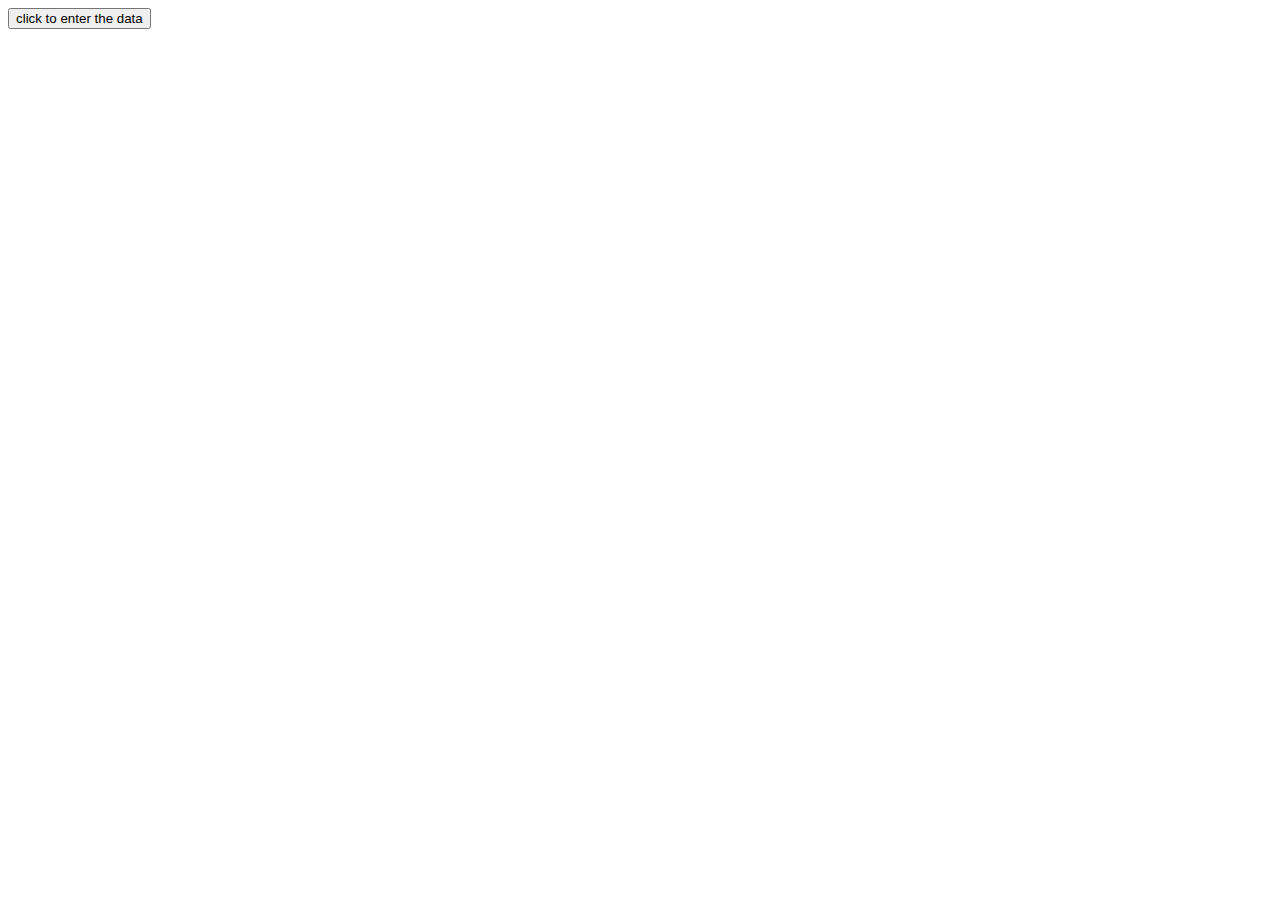
<file: FE_9_6_homework_js-intro/homework/src/task1.html>
<!DOCTYPE html>
<html lang="en">
<head>
    <meta charset="UTF-8">
    <meta name="viewport" content="width=device-width, initial-scale=1.0">
    <meta http-equiv="X-UA-Compatible" content="ie=edge">
    <title>Document</title>
</head>
<body>
    <!-- Your code goes here -->
    <button onclick="myF()" > click to enter the data</button>
    <script src="js/task1.js" type="text/javascript"></script>
</body>
</html>
</file>
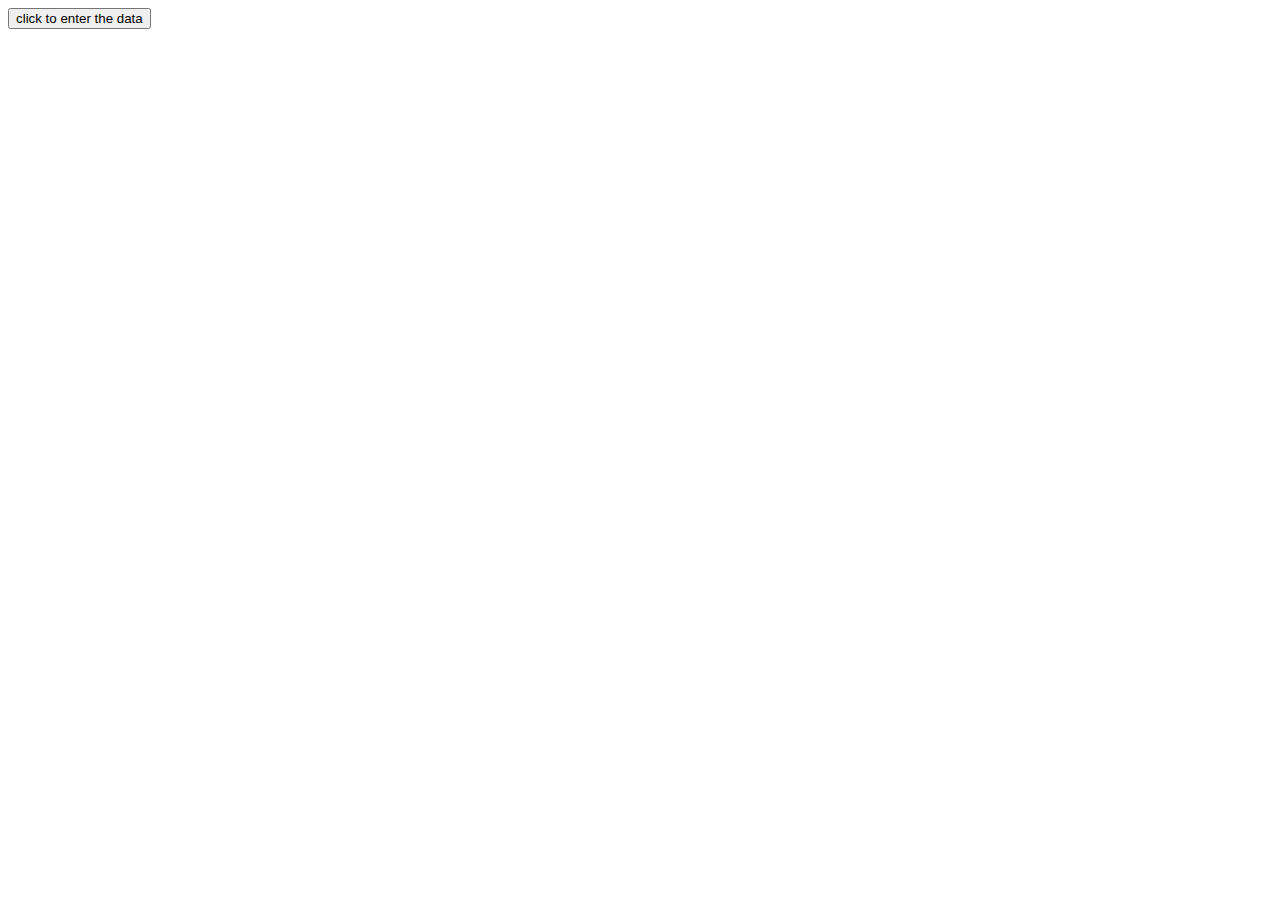
<file: FE_9_6_homework_js-intro/homework/src/task2.html>
<!DOCTYPE html>
<html lang="en">
<head>
    <meta charset="UTF-8">
    <meta name="viewport" content="width=device-width, initial-scale=1.0">
    <meta http-equiv="X-UA-Compatible" content="ie=edge">
    <title>Document</title>
</head>
<body>
    <!-- Your code goes here -->
    <button onclick="myF()" > click to enter the data</button>
    <script src="js/task2.js" type="text/javascript"></script>
    
</body>
</html>
</file>
<file: FE_9_11_homework_dom/homework/assets/material-icons/material-icons.css>
@font-face {
  font-family: 'Material Icons';
  font-style: normal;
  font-weight: 400;
  src: url(MaterialIcons-Regular.eot); /* For IE6-8 */
  src: local('Material Icons'),
       local('MaterialIcons-Regular'),
       url(MaterialIcons-Regular.woff2) format('woff2'),
       url(MaterialIcons-Regular.woff) format('woff'),
       url(MaterialIcons-Regular.ttf) format('truetype');
}

.material-icons {
  font-family: 'Material Icons';
  font-weight: normal;
  font-style: normal;
  font-size: 24px;  /* Preferred icon size */
  display: inline-block;
  line-height: 1;
  text-transform: none;
  letter-spacing: normal;
  word-wrap: normal;
  white-space: nowrap;
  direction: ltr;

  /* Support for all WebKit browsers. */
  -webkit-font-smoothing: antialiased;
  /* Support for Safari and Chrome. */
  text-rendering: optimizeLegibility;

  /* Support for Firefox. */
  -moz-osx-font-smoothing: grayscale;

  /* Support for IE. */
  font-feature-settings: 'liga';
}
</file>
<file: FE_9_11_homework_dom/homework/assets/styles.css>
/* Your styles goes here */

* {
    margin: 0;
    padding: 0;
    box-sizing: border-box;
}

body {
    font-family: sans-serif;
}

header {
    margin: 20px 0;
}

h1 {
    text-align: center;
}

.notification {
    text-align: center;
}

section {
    padding: 0 20px;
}

.to-do-container {
    display: flex;
    justify-content: space-between;
    border-bottom: solid 2px black;
    padding: 20px 0;
}

input {
    width: inherit;
    flex-grow: 1;
    margin-right: 10px;
}

.add_new_action_btn {
    display: flex;
    background-color: inherit;
    border: 0;    
}

li {
    list-style-type: none;
    margin: 10px 0;
    display: flex;
}
li p {
    flex-grow: 1;
    margin: 0 10px;
     margin: auto 10px;
}

li i {
    margin: auto 0;
}

footer {
    position: fixed;
    bottom: 0;
    width: 100%;
    margin: 20px 0;
}

.footprint {
    display: block;
    margin-left: auto;
    margin-right: auto;
    width: 10%;
}
</file>
<file: FE_9_1_homework_html-basics/homework/style.css>
html, body, div, span, applet, object, iframe,
h1, h2, h3, h4, h5, h6, p, blockquote, pre,
a, abbr, acronym, address, big, cite, code,
del, dfn, em, font, img, ins, kbd, q, s, samp,
small, strike, strong, sub, sup, tt, var,
b, u, i, center,
dl, dt, dd, ol, ul, li,
fieldset, form, label, legend,
table, caption, tbody, tfoot, thead, tr, th, td{background:transparent;border:0;margin:0;padding:0;vertical-align:baseline;}body{line-height:1;}h1, h2, h3, h4, h5, h6{clear:both;font-weight:normal;}ol, ul{list-style:none;}blockquote{quotes:none;}blockquote:before, blockquote:after{content:'';content:none;}del{text-decoration:line-through;}table{border-collapse:collapse;border-spacing:0;}a img{border:none;}#container{float:left;margin:0 -240px 0 0;width:100%;}#primary,
#secondary{float:right;overflow:hidden;width:220px;}#secondary{clear:right;}#footer{clear:both;width:100%;}.one-column #content{margin:0 auto;width:640px;}.single-attachment #content{margin:0 auto;width:900px;}body,
input,
textarea,
.page-title span,
.pingback a.url{font-family:Georgia, "Bitstream Charter", serif;}h3#comments-title,
h3#reply-title,
#access .menu,
#access div.menu ul,
#cancel-comment-reply-link,
.form-allowed-tags,
#site-info,
#site-title,
#wp-calendar,
.comment-meta,
.comment-body tr th,
.comment-body thead th,
.entry-content label,
.entry-content tr th,
.entry-content thead th,
.entry-meta,
.entry-title,
.entry-utility,
#respond label,
.navigation,
.page-title,
.pingback p,
.reply,
.widget-title,
.wp-caption-text{font-family:"Helvetica Neue", Arial, Helvetica, "Nimbus Sans L", sans-serif;}input[type="submit"]{font-family:"Helvetica Neue", Arial, Helvetica, "Nimbus Sans L", sans-serif;}pre{font-family:"Courier 10 Pitch", Courier, monospace;}code{font-family:Monaco, Consolas, "Andale Mono", "DejaVu Sans Mono", monospace;}#access .menu-header,
div.menu,
#colophon,
#branding,
#main,
#wrapper{margin:0 auto;width:940px;}#wrapper{background:#fff;margin-top:20px;padding:0 20px;}#footer-widget-area{overflow:hidden;}#footer-widget-area .widget-area{float:left;margin-right:20px;width:220px;}#footer-widget-area #fourth{margin-right:0;}#site-info{float:left;font-size:14px;font-weight:bold;width:700px;}#site-generator{float:right;width:220px;}body{background:#f1f1f1;}body,
input,
textarea{color:#666;font-size:12px;line-height:18px;}hr{background-color:#e7e7e7;border:0;clear:both;height:1px;margin-bottom:18px;}p{margin-bottom:18px;}ul{list-style:square;margin:0 0 18px 1.5em;}ol{list-style:decimal;margin:0 0 18px 1.5em;}ol ol{list-style:upper-alpha;}ol ol ol{list-style:lower-roman;}ol ol ol ol{list-style:lower-alpha;}ul ul,
ol ol,
ul ol,
ol ul{margin-bottom:0;}dl{margin:0 0 24px 0;}dt{font-weight:bold;}dd{margin-bottom:18px;}strong{font-weight:bold;}cite,
em,
i{font-style:italic;}big{font-size:131.25%;}ins{background:#ffc;text-decoration:none;}blockquote{font-style:italic;padding:0 3em;}blockquote cite,
blockquote em,
blockquote i{font-style:normal;}pre{background:#f7f7f7;color:#222;line-height:18px;margin-bottom:18px;overflow:auto;padding:1.5em;}abbr,
acronym{border-bottom:1px dotted #666;cursor:help;}sup,
sub{height:0;line-height:1;position:relative;vertical-align:baseline;}sup{bottom:1ex;}sub{top:.5ex;}small{font-size:smaller;}input[type="text"],
input[type="password"],
input[type="email"],
input[type="url"],
input[type="number"],
textarea{background:#f9f9f9;border:1px solid #ccc;box-shadow:inset 1px 1px 1px rgba(0,0,0,0.1);-moz-box-shadow:inset 1px 1px 1px rgba(0,0,0,0.1);-webkit-box-shadow:inset 1px 1px 1px rgba(0,0,0,0.1);padding:2px;}a:link{color:#0066cc;}a:visited{color:#743399;}a:active,
a:hover{color:#ff4b33;}.screen-reader-text{clip:rect(1px, 1px, 1px, 1px);overflow:hidden;position:absolute !important;height:1px;width:1px;}#header{padding:30px 0 0 0;}#site-title{float:left;font-size:30px;line-height:36px;margin:0 0 18px 0;width:700px;}#site-title a{color:#000;font-weight:bold;text-decoration:none;}#site-description{color:#000;clear:right;float:right;font-style:italic;margin:15px 0 18px 0;opacity:.65;width:220px;}#branding img{border-top:4px solid #000;border-bottom:1px solid #000;display:block;float:left;}#access{background:#000;display:block;float:left;margin:0 auto;width:940px;}#access .menu-header,
div.menu{font-size:13px;margin-left:12px;width:928px;}#access .menu-header ul,
div.menu ul{list-style:none;margin:0;}#access .menu-header li,
div.menu li{float:left;position:relative;}#access a{color:#aaa;display:block;line-height:38px;padding:0 10px;text-decoration:none;}#access ul ul{box-shadow:0px 3px 3px rgba(0,0,0,0.2);-moz-box-shadow:0px 3px 3px rgba(0,0,0,0.2);-webkit-box-shadow:0px 3px 3px rgba(0,0,0,0.2);display:none;position:absolute;top:38px;left:0;float:left;width:180px;z-index:99999;}#access ul ul li{min-width:180px;}#access ul ul ul{left:100%;top:0;}#access ul ul a{background:#333;line-height:1em;padding:10px;width:160px;height:auto;}#access li:hover > a,
#access ul ul:hover > a{background:#333;color:#fff;}#access ul li:hover > ul{display:block;}#access ul li.current_page_item > a,
#access ul li.current_page_ancestor > a,
#access ul li.current-menu-ancestor > a,
#access ul li.current-menu-item > a,
#access ul li.current-menu-parent > a{color:#fff;}* html #access ul li.current_page_item a,
* html #access ul li.current_page_ancestor a,
* html #access ul li.current-menu-ancestor a,
* html #access ul li.current-menu-item a,
* html #access ul li.current-menu-parent a,
* html #access ul li a:hover{color:#fff;}#main{clear:both;overflow:hidden;padding:40px 0 0 0;}#content{margin-bottom:36px;}#content,
#content input,
#content textarea{color:#333;font-size:16px;line-height:24px;}#content p,
#content ul,
#content ol,
#content dd,
#content pre,
#content hr{margin-bottom:24px;}#content ul ul,
#content ol ol,
#content ul ol,
#content ol ul{margin-bottom:0;}#content pre,
#content kbd,
#content tt,
#content var{font-size:15px;line-height:21px;}#content code{font-size:13px;}#content dt,
#content th{color:#000;}#content h1,
#content h2,
#content h3,
#content h4,
#content h5,
#content h6{color:#000;line-height:1.5em;margin:0 0 20px 0;}#content table{border:1px solid #e7e7e7;margin:0 -1px 24px 0;text-align:left;width:100%;}#content tr th,
#content thead th{color:#777;font-size:12px;font-weight:bold;line-height:18px;padding:9px 24px;border-right: 1px solid #e7e7e7;}#content tr td{border-top:1px solid #e7e7e7;padding:6px 24px;border-right: 1px solid #e7e7e7;}#content tr.odd td{background:#f2f7fc;}.hentry{margin:0 0 48px 0;}.home .sticky{background:#f2f7fc;border-top:4px solid #000;margin-left:-20px;margin-right:-20px;padding:18px 20px;}.single .hentry{margin:0 0 36px 0;}.page-title{color:#000;font-size:14px;font-weight:bold;margin:0 0 36px 0;}.page-title span{color:#333;font-size:16px;font-style:italic;font-weight:normal;}.page-title a:link,
.page-title a:visited{color:#777;text-decoration:none;}.page-title a:active,
.page-title a:hover{color:#ff4b33;}#content .entry-title{color:#000;font-size:21px;font-weight:bold;line-height:1.3em;margin-bottom:0;}.entry-title a:link,
.entry-title a:visited{color:#000;text-decoration:none;}.entry-title a:active,
.entry-title a:hover{color:#ff4b33;}.entry-meta{color:#777;font-size:12px;}.entry-meta abbr,
.entry-utility abbr{border:none;}.entry-meta abbr:hover,
.entry-utility abbr:hover{border-bottom:1px dotted #666;}.single-author .by-author{position:absolute !important;clip:rect(1px 1px 1px 1px);clip:rect(1px, 1px, 1px, 1px);}.entry-content,
.entry-summary{clear:both;padding:12px 0 0 0;}.entry-content .more-link{white-space:nowrap;}#content .entry-summary p:last-child{margin-bottom:12px;}.entry-content fieldset{border:1px solid #e7e7e7;margin:0 0 24px 0;padding:24px;}.entry-content fieldset legend{background:#fff;color:#000;font-weight:bold;padding:0 24px;}.entry-content input{margin:0 0 24px 0;}.entry-content input.file,
.entry-content input.button{margin-right:24px;}.entry-content label{color:#777;font-size:12px;}.entry-content select{margin:0 0 24px 0;}.entry-content sup,
.entry-content sub{font-size:10px;}.entry-content blockquote.left{float:left;margin-left:0;margin-right:24px;text-align:right;width:33%;}.entry-content blockquote.right{float:right;margin-left:24px;margin-right:0;text-align:left;width:33%;}.page-link{clear:both;color:#000;font-weight:bold;line-height:48px;word-spacing:0.5em;}.page-link a:link,
.page-link a:visited{background:#f1f1f1;color:#333;font-weight:normal;padding:0.5em 0.75em;text-decoration:none;}.home .sticky .page-link a{background:#d9e8f7;}.page-link a:active,
.page-link a:hover{color:#ff4b33;}body.page .edit-link{clear:both;display:block;}#entry-author-info{background:#f2f7fc;border-top:4px solid #000;clear:both;font-size:14px;line-height:20px;margin:24px 0;overflow:hidden;padding:18px 20px;}#entry-author-info #author-avatar{background:#fff;border:1px solid #e7e7e7;float:left;height:60px;margin:0 -104px 0 0;padding:11px;}#entry-author-info #author-description{float:left;margin:0 0 0 104px;}#entry-author-info h2{color:#000;font-size:100%;font-weight:bold;margin-bottom:0;}.entry-utility{clear:both;color:#777;font-size:12px;line-height:18px;}.entry-meta a,
.entry-utility a{color:#777;}.entry-meta a:hover,
.entry-utility a:hover{color:#ff4b33;}#content .video-player{padding:0;}.format-standard .wp-video,
.format-standard .wp-audio-shortcode,
.format-audio .wp-audio-shortcode,
.format-standard .video-player{margin-bottom:24px;}.home #content .format-aside p,
.home #content .category-asides p{font-size:14px;line-height:20px;margin-bottom:10px;margin-top:0;}.format-gallery .size-thumbnail img,
.category-gallery .size-thumbnail img{border:10px solid #f1f1f1;margin-bottom:0;}.format-gallery .gallery-thumb,
.category-gallery .gallery-thumb{float:left;margin-right:20px;margin-top:-4px;}.home #content .format-gallery .entry-utility,
.home #content .category-gallery .entry-utility{padding-top:4px;}.attachment .entry-content .entry-caption{font-size:140%;margin-top:24px;}.attachment .entry-content .nav-previous a:before{content:'\2190\00a0';}.attachment .entry-content .nav-next a:after{content:'\00a0\2192';}#content img.size-auto,
#content img.size-full,
#content img.size-large,
#content img.size-medium,
#content .entry-attachment img,
#content .widget-container img{max-width:100%;height:auto;}#ie8 #content img.size-auto,
#ie8 #content img.size-full,
#ie8 #content img.size-large,
#ie8 #content img.size-medium,
#ie8 #content .entry-attachment img{width:auto;}.alignleft,
img.alignleft{display:inline;float:left;margin-right:24px;margin-top:4px;}.alignright,
img.alignright{display:inline;float:right;margin-left:24px;margin-top:4px;}.aligncenter,
img.aligncenter{clear:both;display:block;margin-left:auto;margin-right:auto;}img.alignleft,
img.alignright,
img.aligncenter{margin-bottom:12px;}.wp-caption{background:#f1f1f1;line-height:18px;margin-bottom:20px;max-width:100%;padding:4px;text-align:center;}.wp-caption img{margin:5px 5px 0;max-width:622px;}.wp-caption p.wp-caption-text{color:#777;font-size:12px;margin:5px;}.wp-smiley{margin:0;}.gallery{margin:0 auto 18px;}.gallery .gallery-item{float:left;margin-top:0;text-align:center;}.gallery-columns-1 .gallery-item{width:100%;}.gallery-columns-2 .gallery-item{width:50%;}.gallery-columns-3 .gallery-item{width:33%;}.gallery-columns-4 .gallery-item{width:25%;}.gallery-columns-5 .gallery-item{width:20%;}.gallery-columns-6 .gallery-item{width:16%;}.gallery-columns-7 .gallery-item{width:14%;}.gallery-columns-8 .gallery-item{width:12%;}.gallery-columns-9 .gallery-item{width:11%;}.gallery-columns-1 img{max-width:620px;}.gallery-columns-2 img{max-width:288px;}.gallery-columns-3 img{max-width:177px;}.gallery-columns-4 img{max-width:122px;}.gallery-columns-5 img{max-width:88px;}.gallery-columns-6 img{max-width:66px;}.gallery-columns-7 img{max-width:50px;}.gallery-columns-8 img{max-width:39px;}.gallery-columns-9 img{max-width:29px;}.gallery-item img{height:auto;}.gallery-columns-2 .attachment-medium{max-width:92%;height:auto;}.gallery-columns-4 .attachment-thumbnail{max-width:84%;height:auto;}.gallery .gallery-caption{color:#777;font-size:12px;margin:0 0 12px;}.gallery dl{margin:0;}.gallery img{border:10px solid #f1f1f1;}.gallery br+br{display:none;}#content .entry-attachment img{display:block;margin:0 auto;}.navigation{color:#777;font-size:12px;line-height:18px;overflow:hidden;}.navigation a:link,
.navigation a:visited{color:#777;text-decoration:none;}.navigation a:active,
.navigation a:hover{color:#ff4b33;}.nav-previous{float:left;width:50%;}.nav-next{float:right;text-align:right;width:50%;}#nav-above{margin:0 0 18px 0;}#nav-above{display:none;}.paged #nav-above,
.single #nav-above{display:block;}#nav-below{margin:-18px 0 0 0;}#comments{clear:both;}#comments .navigation{padding:0 0 18px 0;}h3#comments-title,
h3#reply-title{color:#000;font-size:20px;font-weight:bold;margin-bottom:0;}h3#comments-title{padding:24px 0;}.commentlist{list-style:none;margin:0;}.commentlist li.comment{border-bottom:1px solid #e7e7e7;line-height:24px;margin:0 0 24px 0;padding:0 0 0 56px;position:relative;}.commentlist li:last-child{border-bottom:none;margin-bottom:0;}#comments .comment-body ul,
#comments .comment-body ol{margin-bottom:18px;}#comments .comment-body p:last-child{margin-bottom:6px;}#comments .comment-body blockquote p:last-child{margin-bottom:24px;}.commentlist ol{list-style:decimal;}.commentlist .avatar{position:absolute;top:4px;left:0;}.comment-author{}.comment-author cite{color:#000;font-style:normal;font-weight:bold;}.comment-author .says{font-style:italic;}.comment-meta{font-size:12px;margin:0 0 18px 0;}.comment-meta a:link,
.comment-meta a:visited{color:#777;text-decoration:none;}.comment-meta a:active,
.comment-meta a:hover{color:#ff4b33;}.commentlist .even{}.commentlist .bypostauthor{}.commentlist .bypostauthor > div{background:#f2f7fc;border-top:4px solid #000;margin-bottom:10px;padding:10px 0 0 20px;}.reply{font-size:12px;padding:0 0 24px 0;}.reply a,
a.comment-edit-link{color:#777;}.reply a:hover,
a.comment-edit-link:hover{color:#ff4b33;}.commentlist .children{list-style:none;margin:0;}.commentlist .children li{border:none;margin:0;}.nopassword,
.nocomments{display:none;}#comments .pingback{border-bottom:1px solid #e7e7e7;margin-bottom:18px;padding-bottom:18px;}.commentlist li.comment+li.pingback{margin-top:-6px;}#comments .pingback p{color:#777;display:block;font-size:12px;line-height:18px;margin:0;}#comments .pingback .url{font-size:13px;font-style:italic;}input[type="submit"]{color:#333;}#respond{border-top:1px solid #e7e7e7;margin:24px 0;overflow:hidden;position:relative;}#respond p{margin:0;}#respond .comment-notes{margin-bottom:1em;}.form-allowed-tags{line-height:1em;}.children #respond{margin:0 48px 0 0;}h3#reply-title{margin:18px 0;}#comments-list #respond{margin:0 0 18px 0;}#comments-list ul #respond{margin:0;}#cancel-comment-reply-link{font-size:12px;font-weight:normal;line-height:18px;}#respond .required{color:#ff4b33;font-weight:bold;}#respond label{color:#777;font-size:12px;}#respond input{margin:0 0 9px;width:98%;}#respond textarea{width:98%;}#respond .form-allowed-tags{color:#777;font-size:12px;line-height:18px;}#respond .form-allowed-tags code{font-size:11px;}#respond .form-submit{margin:12px 0;}#respond .form-submit input{font-size:14px;width:auto;}.widget-area ul{list-style:none;margin-left:0;}.widget-area ul ul{list-style:square;margin-left:1.3em;}.widget-area select{max-width:100%;}.widget_search #s{width:60%;}.widget_search label{display:none;}.widget-container{word-wrap:break-word;-webkit-hyphens:auto;-moz-hyphens:auto;hyphens:auto;margin:0 0 18px 0;}.widget-container .wp-caption img{margin:auto;}.widget-container.widget_image .wp-caption{width:auto;}.widget-container.widget_image .wp-caption img{margin-left:-8px;}.widget-title{color:#222;font-size:14px;font-weight:bold;}.widget-area a:link,
.widget-area a:visited{text-decoration:none;}.widget-area a:active,
.widget-area a:hover{text-decoration:underline;}.widget-area .entry-meta{font-size:11px;}#wp_tag_cloud div{line-height:1.6em;}#wp-calendar{width:100%;}#wp-calendar caption{color:#222;font-size:14px;font-weight:bold;padding-bottom:4px;text-align:left;}#wp-calendar thead{font-size:11px;}#wp-calendar thead th{}#wp-calendar tbody{color:#aaa;}#wp-calendar tbody td{background:#f5f5f5;border:1px solid #fff;padding:3px 0 2px;text-align:center;}#wp-calendar tbody .pad{background:none;}#wp-calendar tfoot #next{text-align:right;}.widget_rss a.rsswidget{color:#000;}.widget_rss a.rsswidget:hover{color:#ff4b33;}.widget_rss .widget-title img{width:11px;height:11px;}#main .widget-area ul{margin-left:0;padding:0 20px 0 0;}#main .widget-area ul ul{border:none;margin-left:1.3em;padding:0;}#primary{}#secondary{}#footer-widget-area{}#main .widget-container.music-player ul{margin:0;}#footer{margin-bottom:20px;}#colophon{border-top:4px solid #000;margin-top:-4px;overflow:hidden;padding:18px 0;}#site-info{font-weight:bold;}#site-info a{color:#000;text-decoration:none;}#site-generator{font-style:italic;position:relative;}#site-generator a{background:url(images/wordpress.png) center left no-repeat;color:#666;display:inline-block;line-height:16px;padding-left:20px;text-decoration:none;}#site-generator a:hover{text-decoration:underline;}img#wpstats{display:block;margin:0 auto 10px;}pre{-webkit-text-size-adjust:140%;}code{-webkit-text-size-adjust:160%;}#access,
.entry-meta,
.entry-utility,
.navigation,
.widget-area{-webkit-text-size-adjust:120%;}#site-description{-webkit-text-size-adjust:none;}@media print{body{background:none !important;}#wrapper{clear:both !important;display:block !important;float:none !important;position:relative !important;}#header{border-bottom:2pt solid #000;padding-bottom:18pt;}#colophon{border-top:2pt solid #000;}#site-title,	#site-description{float:none;line-height:1.4em;margin:0;padding:0;}#site-title{font-size:13pt;}.entry-content{font-size:14pt;line-height:1.6em;}.entry-title{font-size:21pt;}#access,	#branding img,	#respond,	.comment-edit-link,	.edit-link,	.navigation,	.page-link,	.widget-area{display:none !important;}#container,	#header,	#footer{margin:0;width:100%;}#content,	.one-column #content{margin:24pt 0 0;width:100%;}.wp-caption p{font-size:11pt;}#site-info,	#site-generator{float:none;width:auto;}#colophon{width:auto;}img#wpstats{display:none;}#site-generator a{margin:0;padding:0;}#entry-author-info{border:1px solid #e7e7e7;}#main{display:inline;}.home .sticky{border:none;}}
img{width: 140px;vertical-align: middle; display:block; margin:0 auto;margin-left: calc(50% - 50px);margin-bottom: 20px;}nav > a{padding: 10px;color: #0279c1;}nav > a b:hover{color: #00527a;}nav > a:visited{color: #0279c1;}article{padding-left: 10px;}footer{margin-top: 20px;padding: 40px 20px;text-align: center;background: #3333;}
</file>
<file: FE_9_2_homework_css-basics/homework/css/general.css>
/* 

please don't edit this styles

*/

h2.tm-section-title{color:red}a:focus{color:#666;outline:0}ul{padding:0;margin:0}body{background-color:#f2f2f2;color:#000;font-family:'Open Sans',Helvetica,Arial,sans-serif;font-size:16px;font-weight:300;padding-top:30px;overflow-x:hidden}section:before{position:absolute;z-index:1}.box,.tm-content-box,.tm-main-nav{background-color:#fff}.tm-sidebar{position:fixed;width:360px}.tm-main-nav{font-size:1.6667em;padding-top:15px;padding-bottom:10px;text-align:center}.tm-nav-item{list-style:none;width:100%;padding:15px 30px}.tm-nav-item-link{border:1px solid transparent;color:#666;display:block;padding:10px;width:100%;-webkit-transition:all .3s ease;transition:all .3s ease}.carousel-indicators li,.tm-banner-inner{border:1px solid #999}.flex-2-col,.tm-banner-inner{display:-webkit-box;display:-webkit-flex;display:-ms-flexbox}.tm-nav-item-link.active,.tm-nav-item-link:hover{color:#666;text-decoration:none;border:1px solid #999}.tm-nav-item-link:focus{text-decoration:none}.tm-banner-text,.tm-banner-title,.tm-section-title{color:#666;font-weight:300;margin-top:0}.tm-section-title{margin-bottom:20px}.tm-section-title-box{margin-bottom:0}.tm-banner-title{font-size:3.3em;letter-spacing:2px;text-transform:uppercase}.tm-main-content{margin-left:360px;padding-left:30px}.tm-content-box{margin-bottom:30px}.pad{padding:50px}.tm-banner{height:370px;padding:30px}.tm-banner-inner{height:100%;text-align:center;display:flex;-webkit-box-orient:vertical;-webkit-box-direction:normal;-webkit-flex-direction:column;-ms-flex-direction:column;flex-direction:column;-webkit-box-align:center;-webkit-align-items:center;-ms-flex-align:center;align-items:center;-webkit-box-pack:center;-webkit-justify-content:center;-ms-flex-pack:center;justify-content:center}.tm-banner-text{font-size:1.4em}.flex-2-col{display:flex;-webkit-box-align:center;-webkit-align-items:center;-ms-flex-align:center;align-items:center}.boxes,.tm-box-bg-title{display:-webkit-box;display:-webkit-flex;display:-ms-flexbox}.flex-item{-webkit-box-flex:0 1 auto;-webkit-flex:0 1 auto;-ms-flex:0 1 auto;flex:0 1 auto}.section-description{line-height:1.8;margin-bottom:25px}.section-description:last-child{margin-bottom:0}.tm-team-description-container{max-width:500px}.tm-team-info{display:flex}.box{list-style:none;width:33.3333%;height:auto;border:1px solid silver;border-width:0 1px 1px 0;padding:10px}.box-bg{position:relative}.tm-box-bg-title{position:absolute;top:0;right:0;bottom:0;left:0;display:flex;-webkit-box-align:center;-webkit-align-items:center;-ms-flex-align:center;align-items:center;-webkit-box-pack:center;-webkit-justify-content:center;-ms-flex-pack:center;justify-content:center}.boxes{display:flex;-webkit-flex-wrap:wrap;-ms-flex-wrap:wrap;flex-wrap:wrap}.gallery-container a{cursor:-webkit-zoom-in;cursor:zoom-in}.carousel{position:relative;height:auto;padding:50px 50px 80px;text-align:center}.carousel-indicators{bottom:30px}.carousel-content{color:#000;display:-webkit-box;display:-webkit-flex;display:-ms-flexbox;display:flex;-webkit-box-align:center;-webkit-align-items:center;-ms-flex-align:center;align-items:center}.carousel-indicators .active{background-color:#999}.contact-form{overflow:hidden}.form-control{border-radius:0;font-size:1em}.form-control:focus{border-color:#999;box-shadow:inset 0 1px 1px rgba(0,0,0,.075),0 0 8px rgba(153,153,153,.45)}.form-group{margin-bottom:20px}.form-group-2-col-left{padding-left:0;padding-right:5px}.form-group-2-col-right{padding-right:0;padding-left:5px}.mandatory-field:after{position:absolute;top:0;right:7px}.submit-btn{border-radius:0;background:0;border:1px solid #999;color:#999;float:right;font-size:1.4em;font-weight:300;padding:15px 60px;-webkit-transition:all .3s ease;transition:all .3s ease}.submit-btn:active,.submit-btn:active:focus,.submit-btn:active:hover,.submit-btn:focus,.submit-btn:hover,.submit-btn:visited{background:#999;border:1px solid #999;color:#fff}.tm-footer{color:#666;padding-bottom:15px}
</file>
<file: FE_9_2_homework_css-basics/homework/css/style.css>
/*

write your code here
*/


/*tack 1*/

@media print {
    body {
        background: none
    }
    .tm-sidebar,
    #about,
    .heading,
    .blocks,
    #blocks,
    #ideas,
    section:last-of-type {
        display: none
    }
    #home {
        margin-bottom: 0
    }
    .tm-banner {
        height: 185px;
        padding: 15px;
    }
    .tm-main-content {
        margin: auto
    }
    section {
        width: 100%;
    }
    .tm-content-box {
        flex-direction: column
    }
    .pad {
        max-width: none;
        padding: 0 50px;
    }
    h2.tm-section-title {
        color: blue
    }
}


/*tack 2 */

.thumbnail {
    border-radius: 50%
}

.tm-box-bg-title:hover {
    background-color: #65c2e2;
    color: white;
    font-weight: bold;
}


/*tack 3 */

p::first-letter {
    color: #76cdd7;
    font-size: 30px;
}


/*tack 4 */

.tm-sidebar,
.tm-content-box,
section {
    box-shadow: 1px 1px 4px 4px #acaaac;
}


/*tack 5 */

section::before {
    content: "";
    width: 0;
    height: 0;
    border-width: 20px 100px 0 0;
    border-style: solid;
    border-color: #31b0d5 transparent;
}


/*tack 6 */

#home {
    position: relative;
}

#home::before {
    content: "";
    width: 0;
    height: 0;
    border-width: 20px 100px 0 0;
    border-color: #31b0d5 transparent;
    border-style: solid;
    position: absolute;
    top: 0px;
    left: 0px;
}

#ideas .tm-section-title {
    color: gainsboro;
    letter-spacing: 5px;
}


/*tack 7 */

h2 + p {
    font-style: italic;
}


/*tack 8 */

p {
    line-height: 2;
}

p::first-letter {
    margin-left: 20px;
}


/*tack 9 */

.heading a {
    text-decoration: none;
    color: black;
}

.heading a:visited {
    color: silver;
}

.heading a:hover {
    text-decoration: underline;
    color: #76cdd7;
}

.heading li:first-child::after,
.heading li:nth-child(3)::after {
    content: "New";
    color: red;
    vertical-align: text-top;
    font-size: 50%;
}


/*tack 10 */

.blocks .box:nth-of-type(1),
.blocks .box:nth-of-type(3),
.blocks .box:nth-of-type(5) {
    background-color: #f2f2f2;
}

.blocks .box p::first-letter {
    margin-left: 0;
    color: black;
}


/*tack 11 */

nav ul li:not(:last-child) {
    border-bottom: 1px dotted silver;
}


/*tack 12 */

#contact_subject,
#contact_name,
button[type=submit] {
    color: red;
}

.mandatory-field::after {
    content: '*';
    color: red;
}

button[type=submit]:hover {
    background-color: #31b0d5;
    color: white;
}
</file>
<file: FE_9_4_homework_css-layouts/homework/css/style.css>
@font-face {
  font-family: 'Open Sans';
  font-style: normal;
  font-weight: 400;
  src: local("Open Sans Regular"), local("OpenSans-Regular"), url(https://fonts.gstatic.com/s/opensans/v15/mem8YaGs126MiZpBA-UFW50bbck.woff2) format("woff2");
  unicode-range: U+0100-024F, U+0259, U+1E00-1EFF, U+2020, U+20A0-20AB, U+20AD-20CF, U+2113, U+2C60-2C7F, U+A720-A7FF; }
* {
  margin: 0 0;
  box-sizing: border-box; }

img {
  max-width: 100%; }

body {
  margin: 0 auto;
  max-width: 1100px;
  font-family: 'Open Sans', sans-serif; }

header {
  background-image: url("../img/apples.jpg");
  background-position: center;
  background-repeat: no-repeat;
  background-color: #343638;
  color: #fff;
  display: flex;
  flex-wrap: wrap;
  justify-content: space-between;
  padding: 20px 20px; }
  header .logo:hover {
    outline: solid 2px #B7C8D9; }
  header nav {
    width: 30%;
    display: flex;
    justify-content: space-around; }
    header nav a {
      display: block;
      text-decoration: none;
      color: #fff; }
      header nav a:hover {
        outline: solid 2px #B7C8D9; }
  header .show_more {
    width: 100%;
    margin: 250px 0 0 0; }
    header .show_more h1 {
      text-align: center;
      letter-spacing: 10px; }
      header .show_more h1 span {
        font-size: 150%; }
    header .show_more h3 {
      text-align: center; }
    header .show_more a {
      display: block;
      margin: 100px auto;
      text-decoration: none;
      color: #fff;
      text-align: center;
      width: 25%;
      border: solid 3px #fff;
      padding: 10px 0;
      background-color: rgba(0, 0, 0, 0.4); }
      header .show_more a:hover {
        background-color: rgba(0, 0, 0, 0.2); }

.some_section {
  display: flex; }
  .some_section .item {
    padding: 100px 20px;
    width: 50%; }
    .some_section .item:first-child {
      font-size: 1.2em; }
      .some_section .item:first-child span {
        font-weight: bold; }
      .some_section .item:first-child:last-child {
        font-size: 0.8em; }

.post_section h3 {
  background-color: #f3f3f3;
  margin: 0;
  padding: 125px 0 75px 0;
  text-align: center;
  font-weight: normal; }
  .post_section h3 span {
    font-weight: bold; }
.post_section article {
  display: flex;
  flex-wrap: wrap;
  flex-direction: row;
  background-color: #f3f3f3;
  border: solid 3px transparent; }
  .post_section article .post_img {
    width: 69%;
    position: relative; }
    .post_section article .post_img button {
      position: absolute;
      right: 10px;
      top: 10px;
      background-color: rgba(0, 0, 0, 0.4);
      color: #fff;
      border: solid 2px #fff;
      padding: 5px; }
      .post_section article .post_img button:hover {
        background-color: rgba(0, 0, 0, 0.2); }
    .post_section article .post_img h2 {
      display: inline-flex;
      color: #fff;
      position: absolute;
      bottom: 0px;
      left: 5px; }
  .post_section article .post {
    width: 30%;
    padding: 10px;
    text-align: center;
    display: flex;
    align-items: center;
    justify-content: center; }
    .post_section article .post p {
      display: block; }
.post_section article:nth-of-type(even) {
  flex-direction: row-reverse; }

.subscribe form {
  padding: 50px 20px;
  border: solid 50px #f3f3f3;
  display: flex;
  align-content: stretch; }
  .subscribe form input[type=email] {
    flex-grow: 2;
    background-color: #f3f3f3;
    border: solid 1px #343638;
    padding: 10px 10px;
    color: #000; }
  .subscribe form input[type=submit] {
    background-color: #343638;
    padding: 10px 20px;
    color: #fff;
    border: solid 1px transparent; }
    .subscribe form input[type=submit]:hover {
      background-color: #B7C8D9; }
  .subscribe form p {
    margin: 5px;
    padding: 10px 0; }

.last_section {
  display: flex;
  flex-wrap: nowrap;
  padding: 100px 50px; }
  .last_section .col {
    margin: 10px; }
    .last_section .col p {
      color: #a4a4a4; }
    .last_section .col .time {
      color: #E8E8E8;
      margin: 10px 0; }
    .last_section .col form {
      display: flex;
      max-width: 100%; }
      .last_section .col form input[type=email] {
        background-color: #f3f3f3;
        border: solid 1px #343638;
        padding: 5px 5px;
        font-size: 0.8vw; }
      .last_section .col form input[type=submit] {
        background-color: #343638;
        padding: 5px 5px;
        color: #fff;
        border: solid 1px transparent;
        font-size: 0.8vw; }
        .last_section .col form input[type=submit]:hover {
          background-color: #B7C8D9; }

::placeholder {
  color: #000;
  opacity: 1; }

footer {
  display: flex;
  justify-content: space-between;
  flex-wrap: wrap;
  color: #9E9E9E;
  padding: 10px 50px; }
  footer hr {
    width: 100%;
    border: solid 1px #F0F0F0;
    margin: 10px 0; }
  footer nav a {
    margin: 0 10px;
    text-decoration: none;
    color: #000; }
    footer nav a:hover {
      color: #9E9E9E; }

/*# sourceMappingURL=style.css.map */
</file>
<file: FE_9_5_homework_responsive/homework/src/styles.css>
/*
 * Feel free to change name of colors if you need it
 * Feel free to add new colors if you need it
 */

/*
:root {
    --bg-color--dark: #0a1223;
    --bg-color--light: #fff;
    --link: #5d5d5d;
    --link--active: #54597d;
    --link--hover: #54597d;
    --article-title: #ddd;
    --article-title--dark: #000;
    --thumbnail--description: #5d5d5d;
*/
    /* These styles are needed only for media query max-width: 575px */
    /* The 'Up' button (circle button at right bottom corner) */
/*
    --btn-color: #fff;
    --btn-bg-color: #5ebcff;
    --navigation-border-bottom: #ddd;
    --thumbnail-title: #484747;
}
*/

* {
    margin: 0;
    padding: 0;
    box-sizing: border-box;
}

img {
    max-width: 100%;
}

body {
    font-family: sans-serif;
    background-color: #fff;
}

.nav_link {
    display: block;
    text-decoration: none;
    border-bottom: solid 1px #ddd;
    color: #5d5d5d;
    padding: 10px;
}

.nav_link:active,
.active {
    color: #54597d;
    font-weight: bold;
}

.nav_link:hover {
    color: #54597d;
}

section {
    display: flex;
    flex-wrap: wrap;
    justify-content: center;
}

h1 {
    width: 80%;
    margin: 100px 0;
    text-align: center;
    font-size: 3em;
    color: #000;
}

h2 {
    color: #484747;
    margin: 20px 0;
}

p {
    color: #5d5d5d;
    text-align: justify;
}

p::before {
    content: "\00a0 ";
}

img {
    margin: 20px 0;
}

article {
    width: 80%;
    display: flex;
    flex-wrap: wrap;
    flex-direction: column;
}

.text-holder,
.img_holder {
    width: 100%;
}

.to_up {
    border-radius: 50%;
    text-decoration: none;
    color: #fff;
    background-color: #5ebcff;
    padding: 5px;
    position: -webkit-sticky;
    position: sticky;
    float: right;
    bottom: 10px;
    margin: 10px;
    box-shadow: 2.5px 5px 5px lightgray;
}

@media only screen and (min-width: 576px) {
    body {
        background-color: #0a1223;
    }
    ul {
        display: flex;
        justify-content: center;
        list-style-type: none;
    }
    li {
        width: 20%;
    }
    .nav_link {
        text-align: center;
        border: none;
        margin: 20px 0;
    }
    h1 {
        color: #ddd;
    }
    h2 {
        background: linear-gradient(to right, #ddd, #5d5d5d);
        -webkit-background-clip: text;
        -webkit-text-fill-color: transparent;
    }
    .to_up {
        display: none;
    }
}

@media only screen and (min-width: 992px) {
    ul {
        justify-content: flex-end;
    }
    li {
        width: 10%;
    }
    article:nth-of-type(even) {
        flex-direction: row-reverse;
    }
    article {
        flex-direction: row;
        flex-wrap: nowrap;
    }
    .text-holder,
    .img_holder {
        width: 50%;
    }
}


/* Your styles go here */
</file>
